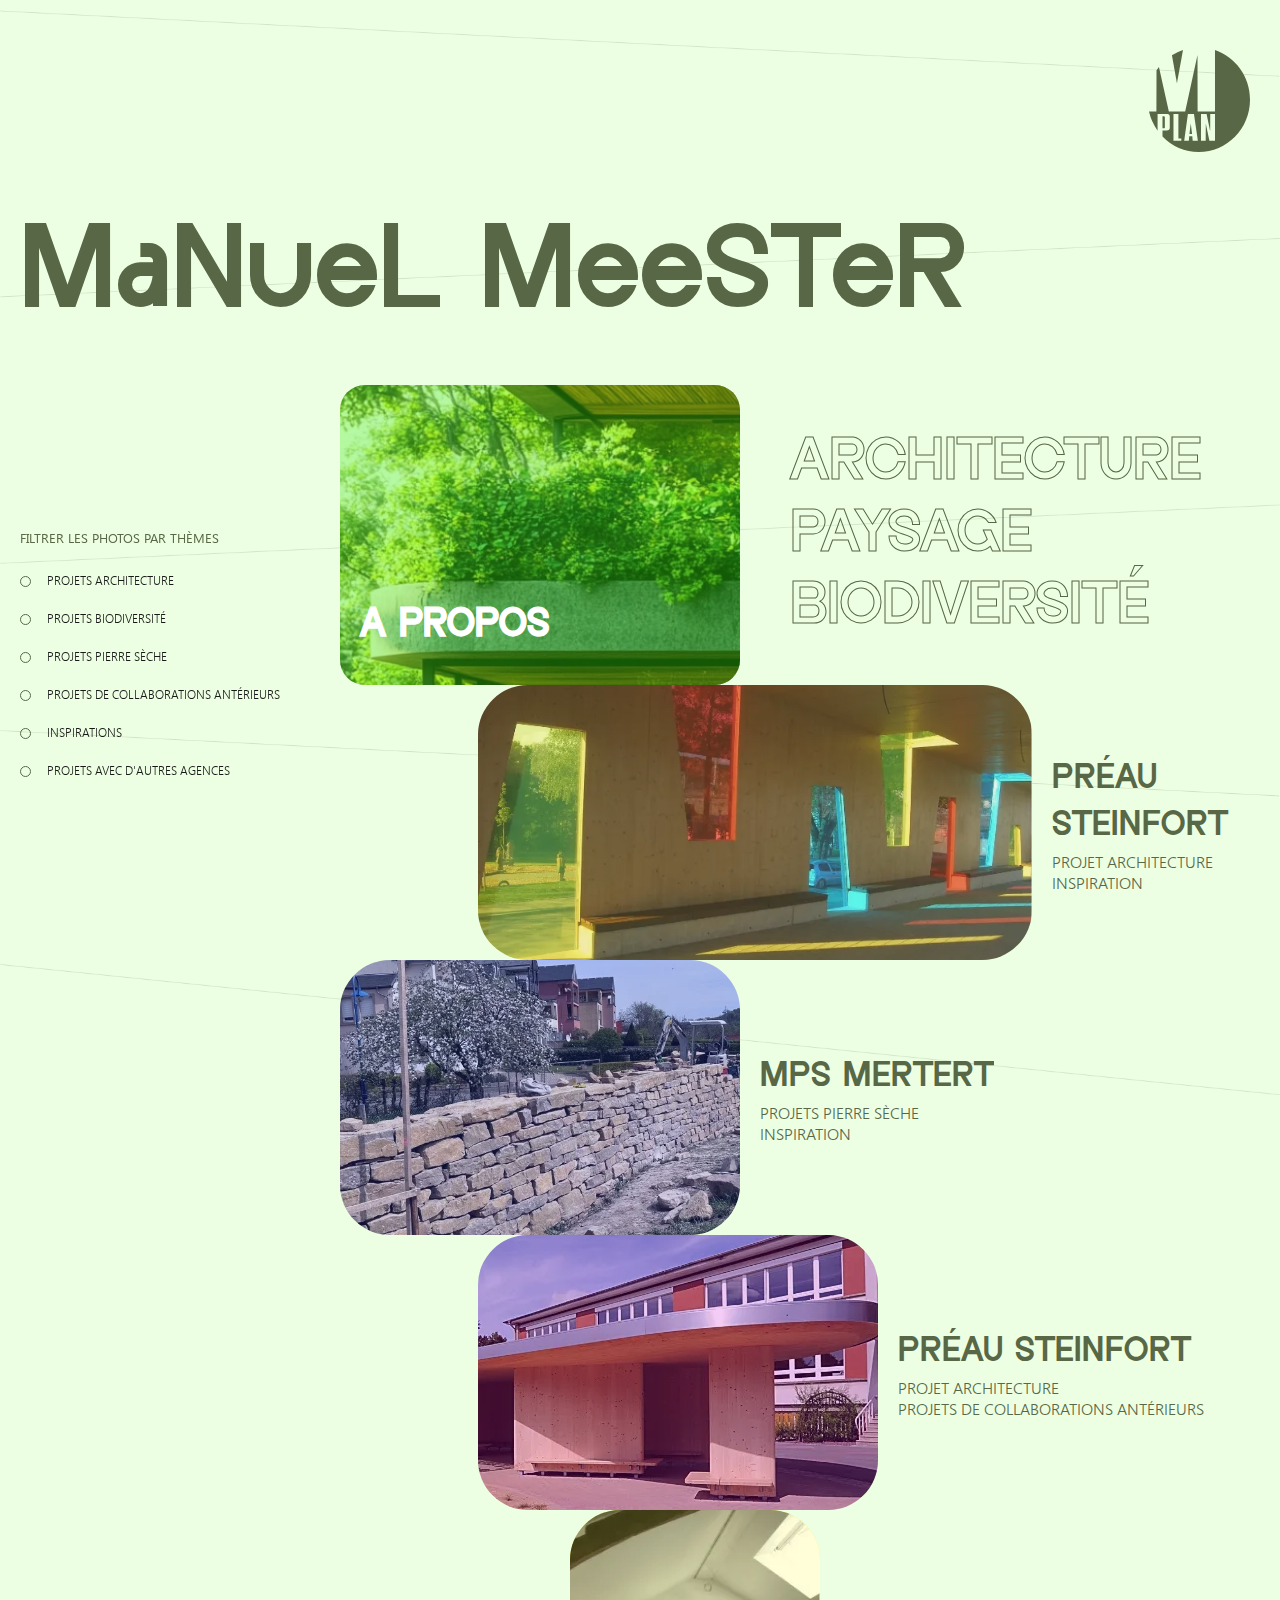
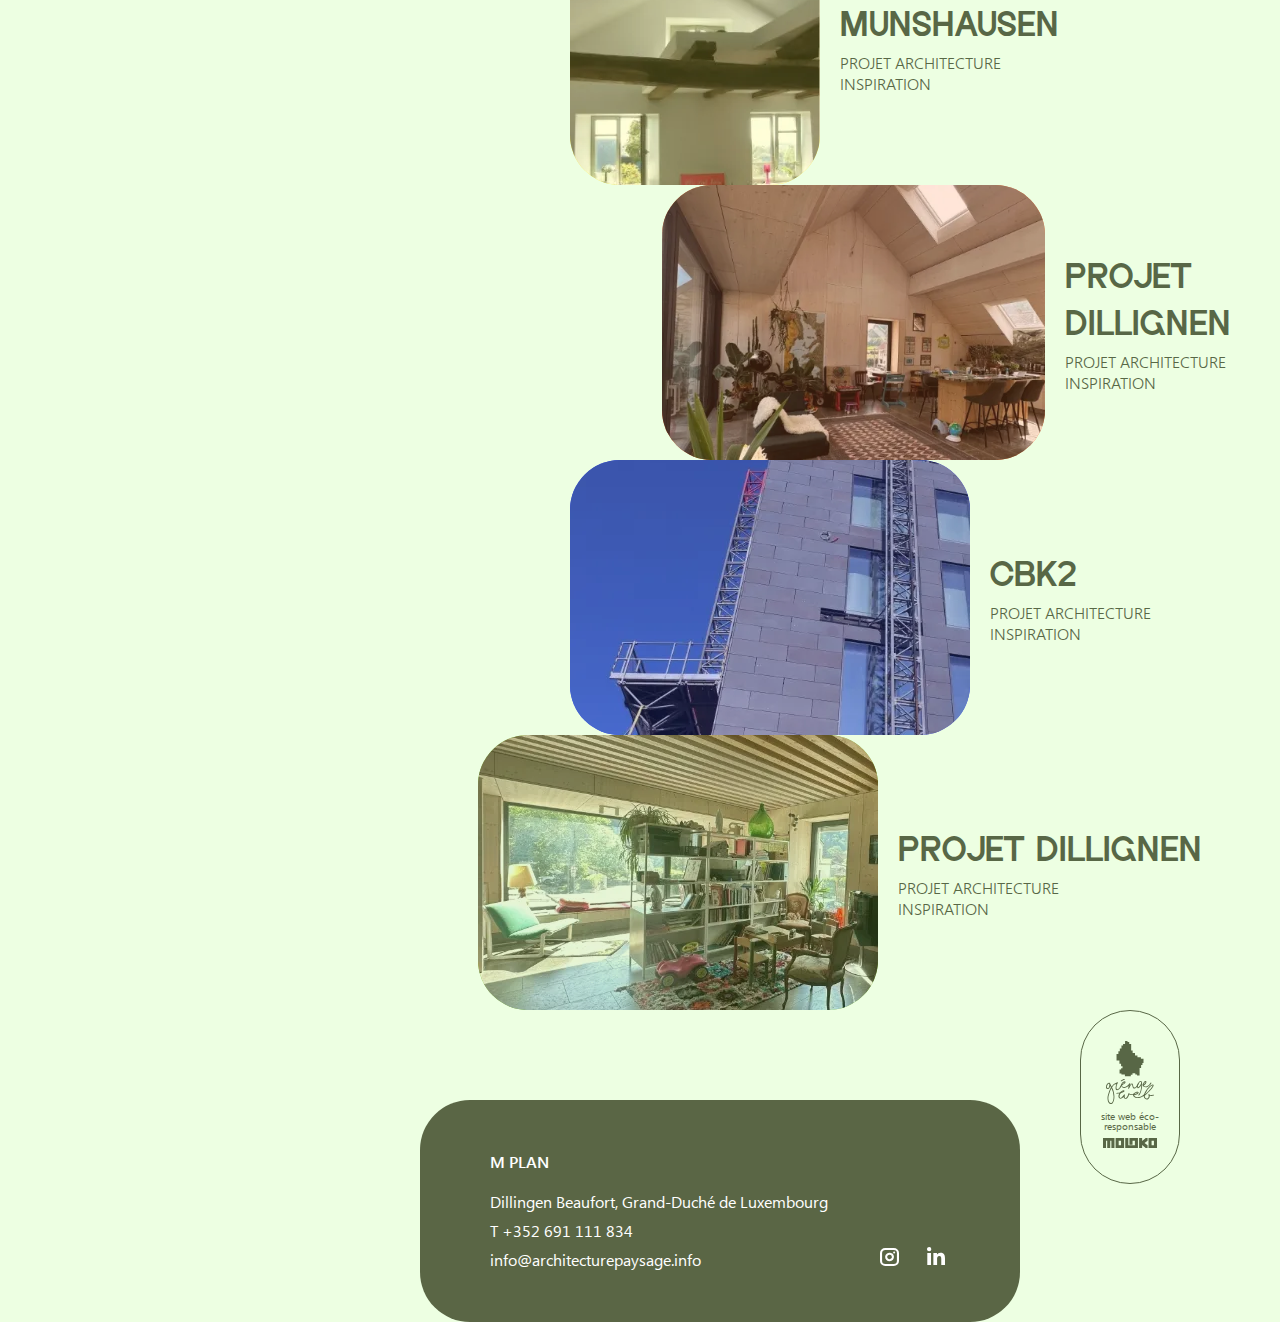
<file: index.html>
<!DOCTYPE html>
<html lang="en">
  <head>
    <meta charset="UTF-8" />
    <meta name="viewport" content="width=device-width, initial-scale=1.0" />
    <title>MPLAN Title</title>
    <link rel="shortcut icon" href="/src/favicon.ico" />
  <script defer src="bundle.js"></script><link href="styles.css" rel="stylesheet"></head>
  <body class="main__body">
    <header class="header">
      <div class="container">
        <div class="header__container">
          <nav class="header-main">
            <a class="logo" href="#">
              <img
                class="logo__img lazy-img"
                src="0e892ab42d6e9b4004b7.svg"
                alt="logo main"
                onload="this.classList.add('loaded')"
              />
            </a>
          </nav>
        </div>
      </div>
    </header>

    <main>
      <section class="hero">
        <div class="hero__container">
          <h1 class="hero__main-title">MaNueL MeeSTeR</h1>
          <div class="hero__wrapper">
            <div class="hero__filters-container">
              <div class="hero__filters">
                <h2 class="hero__filters-title">FILTRER LES PHOTOS PAR THÈMES</h2>
                <ul class="hero__filter-list">
                  <li class="hero__filters-item">
                    <label class="hero__label">
                      <input class="hero__filters-input" type="checkbox" name="filter" value="1" />
                      <span class="hero__radio-btn"></span>
                      PROJETS ARCHITECTURE
                    </label>
                  </li>
                  <li class="hero__filters-item">
                    <label class="hero__label">
                      <input class="hero__filters-input" type="checkbox" name="filter" value="2" />
                      <span class="hero__radio-btn"></span>
                      PROJETS BIODIVERSITÉ
                    </label>
                  </li>
                  <li class="hero__filters-item">
                    <label class="hero__label">
                      <input class="hero__filters-input" type="checkbox" name="filter" value="3" />
                      <span class="hero__radio-btn"></span>
                      PROJETS PIERRE SÈCHE
                    </label>
                  </li>
                  <li class="hero__filters-item">
                    <label class="hero__label">
                      <input class="hero__filters-input" type="checkbox" name="filter" value="4" />
                      <span class="hero__radio-btn"></span>
                      PROJETS DE COLLABORATIONS ANTÉRIEURS
                    </label>
                  </li>
                  <li class="hero__filters-item">
                    <label class="hero__label">
                      <input class="hero__filters-input" type="checkbox" name="filter" value="5" />
                      <span class="hero__radio-btn"></span>
                      INSPIRATIONS
                    </label>
                  </li>
                  <li class="hero__filters-item">
                    <label class="hero__label">
                      <input class="hero__filters-input" type="checkbox" name="filter" value="6" />
                      <span class="hero__radio-btn"></span>
                      PROJETS AVEC D'AUTRES AGENCES
                    </label>
                  </li>
                </ul>
              </div>
            </div>
            <div class="hero__cards-wrapper">
              <div class="hero__main-card">
                <a class="hero__bg-box" href="about.html" style="background-image: url('bg-block.webp')">
                  <span class="hero__card-decor">A PROPOS</span>
                </a>
                <div class="hero__decor-uppercase">
                  <p class="hero__outlined-text">architecture</p>
                  <p class="hero__outlined-text">PAYSAGE</p>
                  <p class="hero__outlined-text">biodiversité</p>
                </div>
              </div>
              <div class="hero__filters hero__filters--lg">
                <h2 class="hero__filters-title">FILTRER LES PHOTOS PAR THÈMES</h2>
                <ul class="hero__filter-list">
                  <li class="hero__filters-item">
                    <label class="hero__label">
                      <input class="hero__filters-input" type="checkbox" name="filter" value="1" />
                      <span class="hero__radio-btn"></span>
                      PROJETS ARCHITECTURE
                    </label>
                  </li>
                  <li class="hero__filters-item">
                    <label class="hero__label">
                      <input class="hero__filters-input" type="checkbox" name="filter" value="2" />
                      <span class="hero__radio-btn"></span>
                      PROJETS BIODIVERSITÉ
                    </label>
                  </li>
                  <li class="hero__filters-item">
                    <label class="hero__label">
                      <input class="hero__filters-input" type="checkbox" name="filter" value="3" />
                      <span class="hero__radio-btn"></span>
                      PROJETS PIERRE SÈCHE
                    </label>
                  </li>
                  <li class="hero__filters-item">
                    <label class="hero__label">
                      <input class="hero__filters-input" type="checkbox" name="filter" value="4" />
                      <span class="hero__radio-btn"></span>
                      PROJETS DE COLLABORATIONS ANTÉRIEURS
                    </label>
                  </li>
                  <li class="hero__filters-item">
                    <label class="hero__label">
                      <input class="hero__filters-input" type="checkbox" name="filter" value="5" />
                      <span class="hero__radio-btn"></span>
                      INSPIRATIONS
                    </label>
                  </li>
                  <li class="hero__filters-item">
                    <label class="hero__label">
                      <input class="hero__filters-input" type="checkbox" name="filter" value="6" />
                      <span class="hero__radio-btn"></span>
                      PROJETS AVEC D'AUTRES AGENCES
                    </label>
                  </li>
                </ul>
              </div>
              <div class="hero__filters-wrapper">
                <div class="hero__filters hero__filters-mobile">
                  <ul class="hero__filter-list hero__filter-list--mobile">
                    <li class="hero__filters-item">
                      <label class="hero__label">
                        <input class="hero__filters-input" type="checkbox" name="filter" value="1" />
                        <span class="hero__radio-btn"></span>
                        PROJETS ARCHITECTURE
                      </label>
                    </li>
                    <li class="hero__filters-item">
                      <label class="hero__label">
                        <input class="hero__filters-input" type="checkbox" name="filter" value="2" />
                        <span class="hero__radio-btn"></span>
                        PROJETS BIODIVERSITÉ
                      </label>
                    </li>
                    <li class="hero__filters-item">
                      <label class="hero__label">
                        <input class="hero__filters-input" type="checkbox" name="filter" value="3" />
                        <span class="hero__radio-btn"></span>
                        PROJETS PIERRE SÈCHE
                      </label>
                    </li>
                    <li class="hero__filters-item">
                      <label class="hero__label">
                        <input class="hero__filters-input" type="checkbox" name="filter" value="4" />
                        <span class="hero__radio-btn"></span>
                        PROJETS DE COLLABORATIONS ANTÉRIEURS
                      </label>
                    </li>
                    <li class="hero__filters-item">
                      <label class="hero__label">
                        <input class="hero__filters-input" type="checkbox" name="filter" value="5" />
                        <span class="hero__radio-btn"></span>
                        INSPIRATIONS
                      </label>
                    </li>
                    <li class="hero__filters-item">
                      <label class="hero__label">
                        <input class="hero__filters-input" type="checkbox" name="filter" value="6" />
                        <span class="hero__radio-btn"></span>
                        PROJETS AVEC D'AUTRES AGENCES
                      </label>
                    </li>
                  </ul>
                  <div class="hero__filters-head">
                    <h2 class="hero__filters-title">FILTRER LES PHOTOS PAR THÈMES</h2>
                    <button class="hero__filters-btn">
                      <img src="6f2470b86073ddce1fb3.svg" alt="arrow" />
                    </button>
                  </div>
                </div>
              </div>
              <ul class="hero__cards">
                <li class="hero__card-item style-1" data-category="1 2">
                  <a class="hero__img-wrapper" href="info-page.html" style="background-color: #bdcc96">
                    <img
                      class="hero__cards-img lazy-img"
                      src="84d428fe277b14c49151.webp"
                      alt="project logo"
                      onload="this.classList.add('loaded')"
                    />
                  </a>
                  <div class="hero__cards-info">
                    <h3 class="hero__cards-title">Préau Steinfort</h3>
                    <ul class="hero__params-list">
                      <li class="hero__params-text">Projet architecture</li>
                      <li class="hero__params-text">Inspiration</li>
                    </ul>
                  </div>
                </li>

                <li class="hero__card-item style-2" data-category="3">
                  <a class="hero__img-wrapper" href="info-page.html" style="background-color: #3a4eff">
                    <img
                      class="hero__cards-img lazy-img"
                      src="b0f0c10e1d32053f821e.webp"
                      alt="project logo"
                      onload="this.classList.add('loaded')"
                    />
                  </a>
                  <div class="hero__cards-info">
                    <h3 class="hero__cards-title">MPS Mertert</h3>
                    <ul class="hero__params-list">
                      <li class="hero__params-text">Projets pierre sèche</li>
                      <li class="hero__params-text">Inspiration</li>
                    </ul>
                  </div>
                </li>

                <li class="hero__card-item style-3" data-category="2">
                  <a class="hero__img-wrapper" href="info-page.html" style="background-color: #cd00cd">
                    <img
                      class="hero__cards-img lazy-img"
                      src="4540f672916322d343bb.webp"
                      alt="project logo"
                      onload="this.classList.add('loaded')"
                    />
                  </a>
                  <div class="hero__cards-info">
                    <h3 class="hero__cards-title">Préau Steinfort</h3>
                    <ul class="hero__params-list">
                      <li class="hero__params-text">Projet architecture</li>
                      <li class="hero__params-text">Projets de collaborations antérieurs</li>
                    </ul>
                  </div>
                </li>

                <li class="hero__card-item style-4" data-category="4">
                  <a class="hero__img-wrapper" href="info-page.html" style="background-color: #fff83a">
                    <img
                      class="hero__cards-img lazy-img"
                      src="60e224a5502785f6230a.webp"
                      alt="project logo"
                      onload="this.classList.add('loaded')"
                    />
                  </a>
                  <div class="hero__cards-info">
                    <h3 class="hero__cards-title">Munshausen</h3>
                    <ul class="hero__params-list">
                      <li class="hero__params-text">Projet architecture</li>
                      <li class="hero__params-text">Inspiration</li>
                    </ul>
                  </div>
                </li>

                <li class="hero__card-item style-1" data-category="5">
                  <a class="hero__img-wrapper" href="info-page.html" style="background-color: #ff7c3a">
                    <img
                      class="hero__cards-img lazy-img"
                      src="15e7bead23ba4e35af4b.webp"
                      alt="project logo"
                      onload="this.classList.add('loaded')"
                    />
                  </a>
                  <div class="hero__cards-info">
                    <h3 class="hero__cards-title">Projet Dillignen</h3>
                    <ul class="hero__params-list">
                      <li class="hero__params-text">Projet architecture</li>
                      <li class="hero__params-text">Inspiration</li>
                    </ul>
                  </div>
                </li>

                <li class="hero__card-item style-2" data-category="6">
                  <a class="hero__img-wrapper" href="info-page.html" style="background-color: #3a4eff">
                    <img
                      class="hero__cards-img lazy-img"
                      src="9b35fe3a06a1c394c9d8.webp"
                      alt="project logo"
                      onload="this.classList.add('loaded')"
                    />
                  </a>
                  <div class="hero__cards-info">
                    <h3 class="hero__cards-title">CBK2</h3>
                    <ul class="hero__params-list">
                      <li class="hero__params-text">Projet architecture</li>
                      <li class="hero__params-text">Inspiration</li>
                    </ul>
                  </div>
                </li>

                <li class="hero__card-item style-3" data-category="4 5">
                  <a class="hero__img-wrapper" href="info-page.html" style="background-color: #85cb32">
                    <img
                      class="hero__cards-img lazy-img"
                      src="15e01472e9bbb101093c.webp"
                      alt="project logo"
                      onload="this.classList.add('loaded')"
                    />
                  </a>
                  <div class="hero__cards-info">
                    <h3 class="hero__cards-title">Projet Dillignen</h3>
                    <ul class="hero__params-list">
                      <li class="hero__params-text">Projet architecture</li>
                      <li class="hero__params-text">Inspiration</li>
                    </ul>
                  </div>
                </li>
              </ul>
              <footer class="footer footer__custom" id="footer">
                <div class="container">
                  <div class="footer__inner">
                    <div class="footer__container">
                      <div class="footer__info">
                        <span class="footer__info-title">M PLAN</span>
                        <div class="footer__info-links">
                          <a
                            class="footer__socials-mail"
                            href="https://www.google.com/maps/search/?q=Dillingen+Beaufort,+Grand-Duché+de+Luxembourg"
                            target="_blank"
                            rel="noopener noreferrer"
                          >
                            Dillingen Beaufort, Grand-Duché de Luxembourg
                          </a>
                          <a href="tel:+352 691 111 834">T +352 691 111 834</a>
                          <a class="footer__socials-mail" href="mailto:info@architecturepaysage.info"
                            >info@architecturepaysage.info</a
                          >
                        </div>
                      </div>
                      <div class="footer__bottom">
                        <div class="footer__socials">
                          <a class="footer__socials-link" href="#" target="_blank"
                            ><img src="983cf7d725e1f68d08d1.svg" alt="instagram logo"
                          /></a>
                          <a class="footer__socials-link footer__socials-link--2" href="#" target="_blank"
                            ><img src="259f7aab10fc38bde9d3.svg" alt="instagram logo"
                          /></a>
                        </div>
                      </div>
                    </div>
                    <div class="footer__dev-logo">
                      <a class="footer__dev-link" href="#">
                        <img class="footer__dev-img--top" src="39ad9dfd9b3536bd3840.svg" alt="grenge logo" />
                      </a>
                      <a class="footer__dev-link footer__dev-link--bottom" href="#">
                        <span> site web éco-responsable </span>
                        <img class="footer__dev-img" src="0fe5fed352be943933db.svg" alt="moloko logo" />
                      </a>
                    </div>
                  </div>
                </div>
              </footer>
            </div>
          </div>
        </div>
      </section>
    </main>

    <button id="scrollToTop" class="scroll-top-btn">↑</button>
  </body>
</html>
</file>
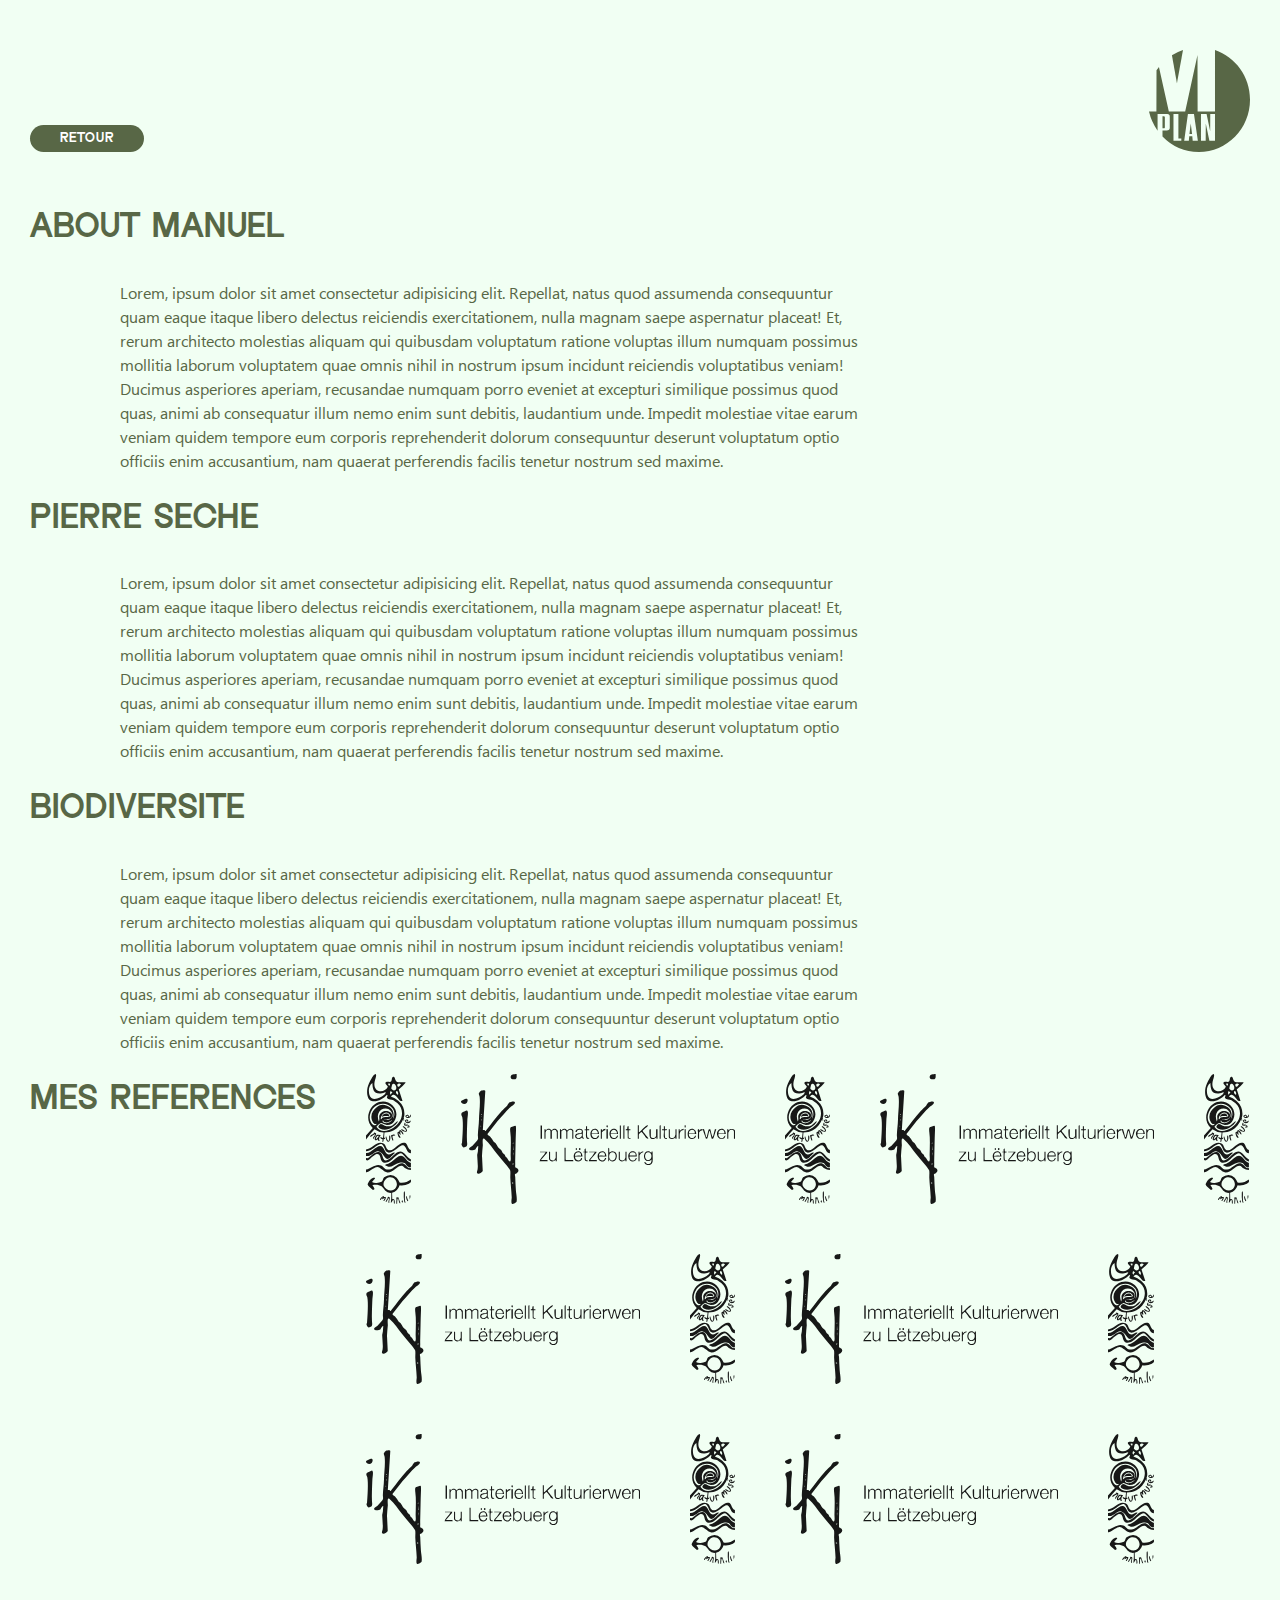
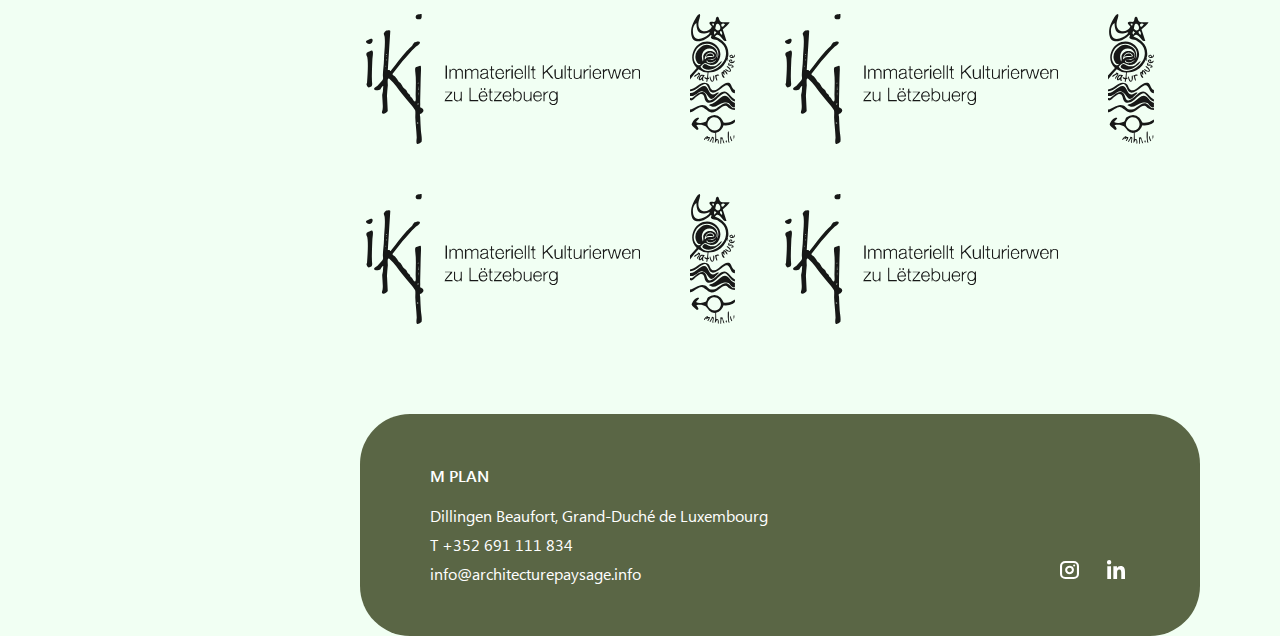
<file: about.html>
<!DOCTYPE html>
<html lang="en">
  <head>
    <meta charset="UTF-8" />
    <meta name="viewport" content="width=device-width, initial-scale=1.0" />
    <title>MPLAN Title</title>
    <link rel="shortcut icon" href="/src/favicon.ico" />
  <script defer src="bundle.js"></script><link href="styles.css" rel="stylesheet"></head>
  <body class="about__body">
    <header class="header">
      <div class="container">
        <div class="header__container">
          <a class="header__main-btn" href="index.html">RETOUR</a>
          <nav class="header-main">
            <a class="logo" href="index.html">
              <img
                class="logo__img lazy-img"
                src="0e892ab42d6e9b4004b7.svg"
                alt="logo main"
                onload="this.classList.add('loaded')"
              />
            </a>
          </nav>
        </div>
      </div>
    </header>

    <main>
      <section class="about">
        <div class="container">
          <div class="about__wrapper">
            <ul class="about__list">
              <li class="about__list-item">
                <h2 class="about__title">About Manuel</h2>
                <p class="about__text">
                  Lorem, ipsum dolor sit amet consectetur adipisicing elit. Repellat, natus quod assumenda consequuntur
                  quam eaque itaque libero delectus reiciendis exercitationem, nulla magnam saepe aspernatur placeat!
                  Et, rerum architecto molestias aliquam qui quibusdam voluptatum ratione voluptas illum numquam
                  possimus mollitia laborum voluptatem quae omnis nihil in nostrum ipsum incidunt reiciendis
                  voluptatibus veniam! Ducimus asperiores aperiam, recusandae numquam porro eveniet at excepturi
                  similique possimus quod quas, animi ab consequatur illum nemo enim sunt debitis, laudantium unde.
                  Impedit molestiae vitae earum veniam quidem tempore eum corporis reprehenderit dolorum consequuntur
                  deserunt voluptatum optio officiis enim accusantium, nam quaerat perferendis facilis tenetur nostrum
                  sed maxime.
                </p>
              </li>
              <li class="about__list-item">
                <h2 class="about__title">PIERRE SECHE</h2>
                <p class="about__text">
                  Lorem, ipsum dolor sit amet consectetur adipisicing elit. Repellat, natus quod assumenda consequuntur
                  quam eaque itaque libero delectus reiciendis exercitationem, nulla magnam saepe aspernatur placeat!
                  Et, rerum architecto molestias aliquam qui quibusdam voluptatum ratione voluptas illum numquam
                  possimus mollitia laborum voluptatem quae omnis nihil in nostrum ipsum incidunt reiciendis
                  voluptatibus veniam! Ducimus asperiores aperiam, recusandae numquam porro eveniet at excepturi
                  similique possimus quod quas, animi ab consequatur illum nemo enim sunt debitis, laudantium unde.
                  Impedit molestiae vitae earum veniam quidem tempore eum corporis reprehenderit dolorum consequuntur
                  deserunt voluptatum optio officiis enim accusantium, nam quaerat perferendis facilis tenetur nostrum
                  sed maxime.
                </p>
              </li>
              <li class="about__list-item">
                <h2 class="about__title">BIODIVERSITE</h2>
                <p class="about__text">
                  Lorem, ipsum dolor sit amet consectetur adipisicing elit. Repellat, natus quod assumenda consequuntur
                  quam eaque itaque libero delectus reiciendis exercitationem, nulla magnam saepe aspernatur placeat!
                  Et, rerum architecto molestias aliquam qui quibusdam voluptatum ratione voluptas illum numquam
                  possimus mollitia laborum voluptatem quae omnis nihil in nostrum ipsum incidunt reiciendis
                  voluptatibus veniam! Ducimus asperiores aperiam, recusandae numquam porro eveniet at excepturi
                  similique possimus quod quas, animi ab consequatur illum nemo enim sunt debitis, laudantium unde.
                  Impedit molestiae vitae earum veniam quidem tempore eum corporis reprehenderit dolorum consequuntur
                  deserunt voluptatum optio officiis enim accusantium, nam quaerat perferendis facilis tenetur nostrum
                  sed maxime.
                </p>
              </li>
              <li class="about__list-item about__list-item--custom">
                <h2 class="about__title">Mes REFERENCES</h2>
                <ul class="about__ref-list">
                  <li class="about__ref-item">
                    <a class="about__ref-link" href="#">
                      <img
                        class="about__ref-img lazy-img"
                        src="0cdc5533e914c2543244.svg"
                        alt="logo"
                        onload="this.classList.add('loaded')"
                      />
                    </a>
                  </li>
                  <li class="about__ref-item">
                    <a class="about__ref-link" href="#">
                      <img
                        class="about__ref-img lazy-img"
                        src="861d00ac71e2204f524d.svg"
                        alt="logo"
                        onload="this.classList.add('loaded')"
                      />
                    </a>
                  </li>
                  <li class="about__ref-item">
                    <a class="about__ref-link" href="#">
                      <img
                        class="about__ref-img lazy-img"
                        src="0cdc5533e914c2543244.svg"
                        alt="logo"
                        onload="this.classList.add('loaded')"
                      />
                    </a>
                  </li>
                  <li class="about__ref-item">
                    <a class="about__ref-link" href="#">
                      <img
                        class="about__ref-img lazy-img"
                        src="861d00ac71e2204f524d.svg"
                        alt="logo"
                        onload="this.classList.add('loaded')"
                      />
                    </a>
                  </li>
                  <li class="about__ref-item">
                    <a class="about__ref-link" href="#">
                      <img
                        class="about__ref-img lazy-img"
                        src="0cdc5533e914c2543244.svg"
                        alt="logo"
                        onload="this.classList.add('loaded')"
                      />
                    </a>
                  </li>
                  <li class="about__ref-item">
                    <a class="about__ref-link" href="#">
                      <img
                        class="about__ref-img lazy-img"
                        src="861d00ac71e2204f524d.svg"
                        alt="logo"
                        onload="this.classList.add('loaded')"
                      />
                    </a>
                  </li>
                  <li class="about__ref-item">
                    <a class="about__ref-link" href="#">
                      <img
                        class="about__ref-img lazy-img"
                        src="0cdc5533e914c2543244.svg"
                        alt="logo"
                        onload="this.classList.add('loaded')"
                      />
                    </a>
                  </li>
                  <li class="about__ref-item">
                    <a class="about__ref-link" href="#">
                      <img
                        class="about__ref-img lazy-img"
                        src="861d00ac71e2204f524d.svg"
                        alt="logo"
                        onload="this.classList.add('loaded')"
                      />
                    </a>
                  </li>
                  <li class="about__ref-item">
                    <a class="about__ref-link" href="#">
                      <img
                        class="about__ref-img lazy-img"
                        src="0cdc5533e914c2543244.svg"
                        alt="logo"
                        onload="this.classList.add('loaded')"
                      />
                    </a>
                  </li>
                  <li class="about__ref-item">
                    <a class="about__ref-link" href="#">
                      <img
                        class="about__ref-img lazy-img"
                        src="861d00ac71e2204f524d.svg"
                        alt="logo"
                        onload="this.classList.add('loaded')"
                      />
                    </a>
                  </li>
                  <li class="about__ref-item">
                    <a class="about__ref-link" href="#">
                      <img
                        class="about__ref-img lazy-img"
                        src="0cdc5533e914c2543244.svg"
                        alt="logo"
                        onload="this.classList.add('loaded')"
                      />
                    </a>
                  </li>
                  <li class="about__ref-item">
                    <a class="about__ref-link" href="#">
                      <img
                        class="about__ref-img lazy-img"
                        src="861d00ac71e2204f524d.svg"
                        alt="logo"
                        onload="this.classList.add('loaded')"
                      />
                    </a>
                  </li>
                  <li class="about__ref-item">
                    <a class="about__ref-link" href="#">
                      <img
                        class="about__ref-img lazy-img"
                        src="0cdc5533e914c2543244.svg"
                        alt="logo"
                        onload="this.classList.add('loaded')"
                      />
                    </a>
                  </li>
                  <li class="about__ref-item">
                    <a class="about__ref-link" href="#">
                      <img
                        class="about__ref-img lazy-img"
                        src="861d00ac71e2204f524d.svg"
                        alt="logo"
                        onload="this.classList.add('loaded')"
                      />
                    </a>
                  </li>
                  <li class="about__ref-item">
                    <a class="about__ref-link" href="#">
                      <img
                        class="about__ref-img lazy-img"
                        src="0cdc5533e914c2543244.svg"
                        alt="logo"
                        onload="this.classList.add('loaded')"
                      />
                    </a>
                  </li>
                  <li class="about__ref-item">
                    <a class="about__ref-link" href="#">
                      <img
                        class="about__ref-img lazy-img"
                        src="861d00ac71e2204f524d.svg"
                        alt="logo"
                        onload="this.classList.add('loaded')"
                      />
                    </a>
                  </li>
                  <li class="about__ref-item">
                    <a class="about__ref-link" href="#">
                      <img
                        class="about__ref-img lazy-img"
                        src="0cdc5533e914c2543244.svg"
                        alt="logo"
                        onload="this.classList.add('loaded')"
                      />
                    </a>
                  </li>
                  <li class="about__ref-item">
                    <a class="about__ref-link" href="#">
                      <img
                        class="about__ref-img lazy-img"
                        src="861d00ac71e2204f524d.svg"
                        alt="logo"
                        onload="this.classList.add('loaded')"
                      />
                    </a>
                  </li>
                  <li class="about__ref-item">
                    <a class="about__ref-link" href="#">
                      <img
                        class="about__ref-img lazy-img"
                        src="0cdc5533e914c2543244.svg"
                        alt="logo"
                        onload="this.classList.add('loaded')"
                      />
                    </a>
                  </li>
                  <li class="about__ref-item">
                    <a class="about__ref-link" href="#">
                      <img
                        class="about__ref-img lazy-img"
                        src="861d00ac71e2204f524d.svg"
                        alt="logo"
                        onload="this.classList.add('loaded')"
                      />
                    </a>
                  </li>
                </ul>
              </li>
            </ul>
            <div></div>
          </div>
        </div>
      </section>
    </main>

    <footer class="footer" id="footer">
      <div class="container">
        <div class="footer__inner">
          <div class="footer__container">
            <div class="footer__info">
              <span class="footer__info-title">M PLAN</span>
              <div class="footer__info-links">
                <a class="footer__socials-mail"
                  href="https://www.google.com/maps/search/?q=Dillingen+Beaufort,+Grand-Duché+de+Luxembourg"
                  target="_blank"
                  rel="noopener noreferrer"
                >
                  Dillingen Beaufort, Grand-Duché de Luxembourg
                </a>
                <a class="footer__socials-mail" href="tel:+352 691 111 834">T +352 691 111 834</a>
                <a class="footer__socials-mail" href="mailto:info@architecturepaysage.info"
                  >info@architecturepaysage.info</a
                >
              </div>
            </div>
            <div class="footer__bottom">
              <div class="footer__socials">
                <a class="footer__socials-link" href="#" target="_blank"
                  ><img src="983cf7d725e1f68d08d1.svg" alt="instagram logo"
                /></a>
                <a class="footer__socials-link footer__socials-link--2" href="#" target="_blank"
                  ><img src="259f7aab10fc38bde9d3.svg" alt="instagram logo"
                /></a>
              </div>
            </div>
          </div>
        </div>
      </div>
    </footer>

    <button id="scrollToTop" class="scroll-top-btn">↑</button>
  </body>
</html>
</file>
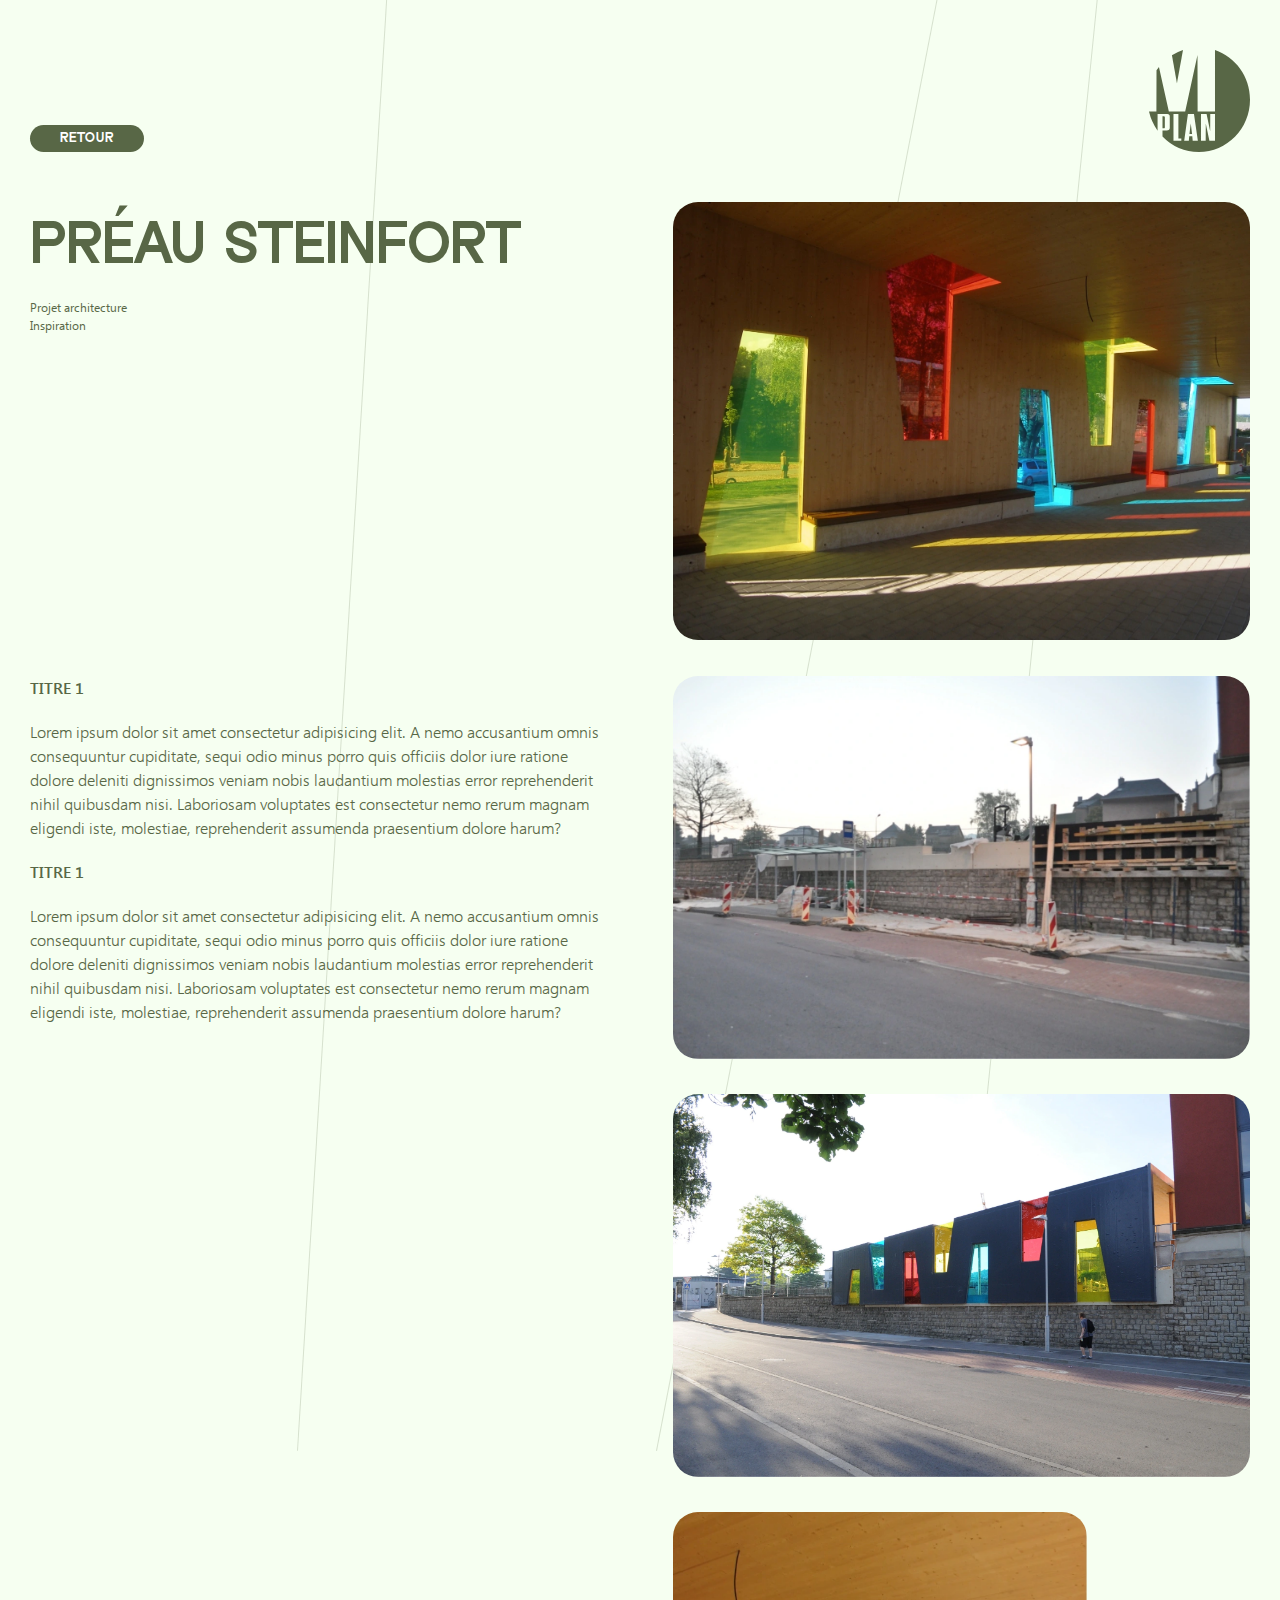
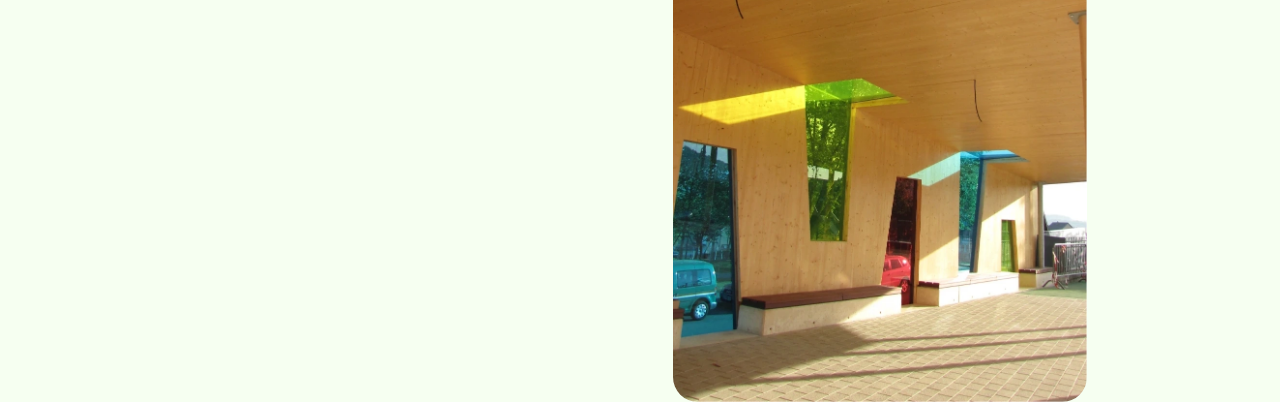
<file: info-page.html>
<!DOCTYPE html>
<html lang="en">
  <head>
    <meta charset="UTF-8" />
    <meta name="viewport" content="width=device-width, initial-scale=1.0" />
    <title>MPLAN Title</title>
  <script defer src="bundle.js"></script><link href="styles.css" rel="stylesheet"></head>
  <body class="info__body">
    <header class="header">
      <div class="container">
        <div class="header__container">
          <a class="header__main-btn" href="index.html">RETOUR</a>
          <nav class="header-main">
            <a class="logo" href="index.html">
              <img
                class="logo__img lazy-img"
                src="0e892ab42d6e9b4004b7.svg"
                alt="logo main"
                onload="this.classList.add('loaded')"
              />
            </a>
          </nav>
        </div>
      </div>
    </header>

    <main>
      <section class="info">
        <div class="container">
          <div class="info__main-top">
            <div class="info__left-head">
              <h1 class="info__title">Préau Steinfort</h1>
              <ul class="info__param-list">
                <li class="info__left-item">Projet architecture</li>
                <li class="info__left-item">Inspiration</li>
              </ul>
            </div>
            <div class="info__photo-wrap">
              <a class="info__right-fancy" data-fancybox="gallery" href="180d6d633abc4a1c3c94.webp">
                <img
                  class="info__main-img lazy-img"
                  src="180d6d633abc4a1c3c94.webp"
                  alt="project logo"
                  onload="this.classList.add('loaded')"
                />
              </a>
            </div>
          </div>
          <div class="info__wrapper">
            <div class="info__left">
              <ul class="info__left-list">
                <li class="info__left-item">
                  <h3 class="info__left-title">Titre 1</h3>
                  <p class="info__left-text">
                    Lorem ipsum dolor sit amet consectetur adipisicing elit. A nemo accusantium omnis consequuntur
                    cupiditate, sequi odio minus porro quis officiis dolor iure ratione dolore deleniti dignissimos
                    veniam nobis laudantium molestias error reprehenderit nihil quibusdam nisi. Laboriosam voluptates
                    est consectetur nemo rerum magnam eligendi iste, molestiae, reprehenderit assumenda praesentium
                    dolore harum?
                  </p>
                </li>
                <li class="info__left-item">
                  <h3 class="info__left-title">Titre 1</h3>
                  <p class="info__left-text">
                    Lorem ipsum dolor sit amet consectetur adipisicing elit. A nemo accusantium omnis consequuntur
                    cupiditate, sequi odio minus porro quis officiis dolor iure ratione dolore deleniti dignissimos
                    veniam nobis laudantium molestias error reprehenderit nihil quibusdam nisi. Laboriosam voluptates
                    est consectetur nemo rerum magnam eligendi iste, molestiae, reprehenderit assumenda praesentium
                    dolore harum?
                  </p>
                </li>
              </ul>
            </div>
            <div class="info__right">
              <a class="info__right-fancy" data-fancybox="gallery" href="5c9fde03b00f92f60e88.webp">
                <img class="info__right-item" src="5c9fde03b00f92f60e88.webp" alt="Image 1" />
              </a>
              <a class="info__right-fancy" data-fancybox="gallery" href="d1d92c82b1cebfb4d765.webp">
                <img class="info__right-item" src="d1d92c82b1cebfb4d765.webp" alt="Image 2" />
              </a>
              <a class="info__right-fancy" data-fancybox="gallery" href="517a57f7274e761878dd.webp">
                <img class="info__right-item" src="517a57f7274e761878dd.webp" alt="Image 3" />
              </a>
            </div>
          </div>
        </div>
      </section>
    </main>

    <button id="scrollToTop" class="scroll-top-btn">↑</button>
  </body>
</html>
</file>
<file: styles.css>
@font-face {
  font-family: "Gendy";
  src: url(6b6e80905d60f8014c19.woff2) format("woff2"), url(b4cb1d55ab73973c3e60.woff) format("woff");
  font-weight: 400;
  font-style: normal;
  font-display: swap;
}
@font-face {
  font-family: "Segoe UI";
  src: url(b115cb2cc7620e972661.woff2) format("woff2"), url(6025459259e49a5b53de.woff) format("woff");
  font-weight: 200;
  font-style: normal;
  font-display: swap;
}
@font-face {
  font-family: "Segoe UI";
  src: url(8b67cb1945859499cc08.woff2) format("woff2"), url(2b49ae1f85c726ac570e.woff) format("woff");
  font-weight: 300;
  font-style: normal;
  font-display: swap;
}
@font-face {
  font-family: "Segoe UI";
  src: url(a8b8657ebede05f16bae.woff2) format("woff2"), url(f9d072ec3d5c7d9956d2.woff) format("woff");
  font-weight: 400;
  font-style: normal;
  font-display: swap;
}
@font-face {
  font-family: "Segoe UI";
  src: url(aaed3f515c66146622e7.woff2) format("woff2"), url(abaaa98155d53c0b454c.woff) format("woff");
  font-weight: 600;
  font-style: normal;
  font-display: swap;
}
@font-face {
  font-family: "Segoe UI";
  src: url(c896e4afc36ba3635b3a.woff2) format("woff2"), url(396319bfefa14eeb05a3.woff) format("woff");
  font-weight: 700;
  font-style: normal;
  font-display: swap;
}
* {
  margin: 0;
  padding: 0;
  box-sizing: border-box;
}
button,
input,
textarea,
select {
  font: inherit;
}
ul,
ol {
  list-style: none;
}
a {
  text-decoration: none;
  color: inherit;
}
button,
input,
textarea,
select {
  outline: none;
}
img {
  max-width: 100%;
  height: auto;
  display: block;
}
body {
  line-height: 1.5;
  -webkit-font-smoothing: antialiased;
}
.header {
  display: flex;
  justify-content: center;
  margin: 50px 0;
  font-weight: 500;
  font-size: 20px;
  line-height: 100%;
  z-index: 1;
}
.header__container {
  width: 100%;
  display: flex;
  justify-content: space-between;
  align-items: end;
}
@media (max-width: 768px) {
  .header__container {
    flex-direction: column-reverse;
  }
}
.header__main-btn {
  background-color: #586746;
  cursor: pointer;
  border: none;
  border-radius: 15px;
  padding: 5px 30px;
  height: fit-content;
  color: #fff;
  font-size: 14px;
  line-height: 120%;
  transition: all 0.3s;
}
@media (max-width: 768px) {
  .header__main-btn {
    margin-right: auto;
  }
}
.header__main-btn:hover {
  background-color: #3a6645;
}
@media (max-width: 1024px) {
  .header {
    font-size: 16px;
    margin: 50px 0 60px;
  }
}
@media (max-width: 768px) {
  .header {
    margin: 30px 0 10px;
  }
}
.logo {
  transition: all 0.3s;
}
.logo:hover {
  scale: 105%;
}
.logo__img {
  height: 102px;
}
.header-main {
  margin-left: auto;
  display: flex;
  justify-content: end;
}
.footer {
  margin: 0 50px;
}
@media (max-width: 1024px) {
  .footer {
    margin: 0 20px;
  }
}
@media (max-width: 560px) {
  .footer {
    margin: 0;
  }
}
@media (max-width: 768px) {
  .footer__custom {
    margin-bottom: 60px;
  }
}
.footer__inner {
  width: 100%;
  display: flex;
  align-items: start;
  justify-content: end;
  gap: 60px;
}
@media (max-width: 768px) {
  .footer__inner {
    flex-direction: column;
    gap: 50px;
    align-items: center;
  }
}
.footer__logo-main {
  max-width: 80px;
  border-radius: 15px;
  overflow: hidden;
}
.footer__container {
  background-color: #5a6645;
  color: #fff;
  padding: 50px 70px;
  border-radius: 50px;
  width: 100%;
  max-width: 840px;
  margin-top: 90px;
  display: flex;
  justify-content: space-between;
  align-items: end;
  gap: 20px;
  font-family: "Segoe UI", sans-serif;
}
@media (max-width: 768px) {
  .footer__container {
    flex-direction: column;
    align-items: center;
    padding: 40px 50px;
  }
}
.footer__socials {
  display: flex;
  align-items: center;
  gap: 18px;
}
.footer__socials-link {
  padding: 5px;
  border-radius: 10px;
  transition: all 0.3s;
}
.footer__socials-link:hover {
  background-color: #32f10e;
}
.footer__socials-link--2 {
  margin-bottom: 2px;
}
.footer__bottom {
  display: flex;
  justify-content: space-between;
  align-items: center;
}
.footer__socials-mail {
  color: #fff;
  transition: all 0.3s;
}
.footer__socials-mail:hover {
  color: #fff200;
}
.footer__socials-mail:active {
  color: rgba(123, 93, 214, 0.5647058824);
}
.footer__dev-logo {
  display: flex;
  gap: 7px;
  flex-direction: column;
  padding: 30px 15px 35px 15px;
  border-radius: 50px;
  border: 1px solid #586746;
  max-width: 100px;
  font-family: "Segoe UI", sans-serif;
  text-align: center;
  font-size: 10px;
  line-height: 100%;
}
.footer__dev-img--top {
  max-width: 48px;
}
.footer__dev-img {
  max-width: 54px;
}
.footer__dev-link {
  display: flex;
  flex-direction: column;
  align-items: center;
  transition: all 0.3s;
}
.footer__dev-link:hover {
  scale: 105%;
}
.footer__dev-link--bottom {
  display: flex;
  flex-direction: column;
  align-items: center;
  gap: 7px;
}
.footer__info {
  font-weight: 400;
  display: flex;
  flex-direction: column;
  gap: 16px;
}
@media (max-width: 768px) {
  .footer__info {
    text-align: center;
  }
}
.footer__info-links {
  display: flex;
  flex-direction: column;
  gap: 5px;
}
.footer__info-title {
  font-weight: 600;
}
.hero {
  position: relative;
  flex-grow: 1;
  min-height: calc(100dvh - 426px);
}
.hero__img-wrapper {
  cursor: pointer;
  display: flex;
  width: 100%;
  height: 275px;
  border-radius: 50px;
  overflow: hidden;
  position: relative;
}
@media (max-width: 560px) {
  .hero__img-wrapper {
    border-radius: 25px;
  }
}
.hero__img-wrapper::after {
  content: "";
  position: absolute;
  width: 100%;
  height: 100%;
  top: 0;
  left: 0;
  opacity: 0.2;
  background-color: inherit;
  pointer-events: none;
  transition: all 0.3s;
}
.hero__img-wrapper:hover .hero__cards-img {
  scale: 110%;
}
.hero__img-wrapper:hover::after {
  opacity: 0;
}
.hero__img-wrapper:active .hero__cards-img {
  scale: 100%;
}
.hero__img-wrapper:active::after {
  opacity: 0.5;
}
.hero__img-wrapper:focus .hero__cards-img {
  scale: 105%;
}
.hero__img-wrapper:focus::after {
  opacity: 0.1;
}
.hero__card-item {
  display: flex;
  align-items: center;
  gap: 20px;
  transition: all 0.5s ease;
}
.hero__card-item-visible {
  z-index: 1;
  opacity: 1;
  transform: scale(1);
  display: flex;
  transition: all 0.5s ease;
}
.hero__card-item-hidden {
  z-index: -1;
  opacity: 0;
  height: 0;
  transform: scale(0);
  pointer-events: none;
  margin-bottom: 0;
  position: absolute;
  z-index: -10;
  transition: all 0.5s ease;
}
.hero__cards-wrapper {
  width: 100%;
  display: flex;
  flex-direction: column;
}
@media (max-width: 768px) {
  .hero__cards-wrapper {
    align-items: center;
  }
}
.hero__cards-img {
  object-fit: cover;
  width: 100%;
  height: 100%;
  transition: scale 0.3s;
}
.hero__decor-uppercase {
  color: #586746;
  text-transform: uppercase;
}
.hero__outlined-text {
  font-size: 80px;
  font-weight: 400;
  line-height: 120%;
  text-transform: uppercase;
  color: rgba(0, 0, 0, 0);
  -webkit-text-stroke: 1px #586746;
}
@media (max-width: 1400px) {
  .hero__outlined-text {
    font-size: 60px;
  }
}
@media (max-width: 768px) {
  .hero__outlined-text {
    font-size: 41px;
  }
}
.hero__main-title {
  color: #586746;
  font-weight: 400;
  margin-bottom: 39px;
  font-size: 120px;
  line-height: 120%;
}
@media (max-width: 1024px) {
  .hero__main-title {
    font-size: 60px;
    margin-bottom: 20px;
  }
}
@media (max-width: 768px) {
  .hero__main-title {
    margin-bottom: 0;
  }
}
.hero__filters-wrapper {
  z-index: 10;
  background-color: #edffe2 !important;
  display: none !important;
}
@media (max-width: 768px) {
  .hero__filters-wrapper {
    width: 100%;
    position: fixed !important;
    bottom: 0;
    top: auto !important;
    display: flex !important;
    justify-content: center;
  }
}
@media (max-width: 1024px) {
  .hero__filters-mobile {
    display: flex !important;
  }
}
.hero__filters-container {
  width: 100%;
  max-width: 280px;
  min-width: 280px;
  z-index: 10;
}
@media (max-width: 1024px) {
  .hero__filters-container {
    display: none;
  }
}
.hero__filters {
  font-family: "Segoe UI", sans-serif;
  font-weight: 400;
  padding: 20px 0;
  max-height: 50dvh;
  position: fixed;
  display: flex;
  flex-direction: column;
  gap: 15px;
  bottom: 10%;
  margin-bottom: 0;
  height: fit-content;
  width: max-content;
  transition: all 0.3s;
}
.hero__filters--lg {
  display: none;
}
@media (max-width: 1024px) {
  .hero__filters--lg {
    position: relative !important;
    display: flex !important;
    padding: 0 !important;
    margin: 20px 0 !important;
    top: auto;
    transform: translateY(0);
  }
}
@media (max-width: 768px) {
  .hero__filters--lg {
    display: none !important;
  }
}
@media (max-width: 1024px) {
  .hero__filters {
    position: relative;
    margin: 0;
    top: 0;
    transform: translateY(0);
    padding: 0;
    display: none;
  }
}
.hero__filters-head {
  display: flex;
  gap: 10px;
  align-items: center;
}
.hero__filters-btn {
  padding: 10px;
  cursor: pointer;
  background-color: rgba(0, 0, 0, 0);
  border: none;
  transition: all 0.3s;
}
.hero__filters-btn:hover {
  scale: 110%;
}
.hero__filter-list {
  width: max-content;
  display: flex;
  flex-direction: column;
  height: auto;
  opacity: 1;
  transform: scaleY(1);
  transform-origin: top;
  transition: opacity 0.3s ease, transform 0.3s ease, max-height 0.3s ease;
  max-height: 500px;
  overflow: hidden;
}
@media (max-width: 768px) {
  .hero__filter-list {
    opacity: 0;
    transform: scaleY(0);
    max-height: 0;
  }
}
.hero__filters-hiden {
  padding-top: 20px;
  opacity: 1;
  transform: scaleY(1);
  max-height: 500px;
}
.hero__btn-rotate {
  rotate: -180deg;
}
.hero__filters-item {
  font-weight: 300;
  color: #171817;
}
.hero__filters-title {
  width: max-content;
  font-weight: 400;
  font-size: 13px;
}
.hero__label {
  padding: 10px 0;
  width: fit-content;
  font-size: 12px;
  display: flex;
  align-items: center;
  cursor: pointer;
  transition: all 0.3s;
}
.hero__label:hover,
.hero__label:active,
.hero__label:focus {
  color: #5aaf4a;
}
.hero__label:hover .hero__radio-btn,
.hero__label:active .hero__radio-btn,
.hero__label:focus .hero__radio-btn {
  position: relative;
}
.hero__label:hover .hero__radio-btn::before,
.hero__label:active .hero__radio-btn::before,
.hero__label:focus .hero__radio-btn::before {
  content: "";
  position: absolute;
  border-radius: 50%;
}
.hero__filters-input {
  display: none;
}
.hero__filters-input:checked + .hero__radio-btn {
  position: relative;
  transition: all 0.3s;
}
.hero__filters-input:checked + .hero__radio-btn::before {
  content: "";
  position: absolute;
  min-width: 11px;
  width: 11px;
  height: 11px;
  background-color: #5aaf4a;
  border-radius: 50%;
  transition: all 0.3s;
}
.hero__radio-btn {
  min-width: 11px;
  width: 11px;
  height: 11px;
  border: 1px solid #586746;
  border-radius: 50%;
  display: flex;
  align-items: center;
  justify-content: center;
  margin-right: 16px;
  transition: all 0.3s;
}
.hero__container {
  height: 100%;
  max-width: 1600px;
  padding: 0 20px;
  margin: 0 auto;
}
.hero__cards-info {
  width: max-content;
  display: flex;
  flex-direction: column;
  gap: 5px;
  max-width: 350px;
}
@media (max-width: 768px) {
  .hero__cards-info {
    text-align: center;
  }
}
.hero__params-list {
  font-family: "Segoe UI", sans-serif;
  display: flex;
  flex-direction: column;
  gap: 5px;
}
.hero__cards-title {
  text-transform: uppercase;
  font-size: 35px;
  font-weight: 400;
  line-height: 47px;
  display: -webkit-box;
  -webkit-line-clamp: 3;
  line-clamp: 3;
  -webkit-box-orient: vertical;
  overflow: hidden;
  text-overflow: ellipsis;
}
.hero__params-text {
  text-transform: uppercase;
  font-size: 16px;
  line-height: 100%;
  font-weight: 300;
  display: -webkit-box;
  -webkit-line-clamp: 3;
  line-clamp: 3;
  -webkit-box-orient: vertical;
  overflow: hidden;
  text-overflow: ellipsis;
}
.hero__cards {
  width: 100%;
  display: flex;
  flex-direction: column;
}
@media (max-width: 768px) {
  .hero__cards {
    gap: 45px;
  }
}
.hero__wrapper {
  height: 100%;
  position: relative;
  display: flex;
  gap: 40px;
}
@media (max-width: 1024px) {
  .hero__wrapper {
    flex-direction: column;
    gap: 30px;
  }
}
@media (max-width: 768px) {
  .hero__wrapper {
    gap: 20px;
  }
}
.hero__main-card {
  position: relative;
  display: flex;
  align-items: center;
  gap: 50px;
  font-size: 48px;
}
@media (max-width: 768px) {
  .hero__main-card {
    flex-direction: column;
    gap: 5px;
    margin-bottom: 40px;
    width: 100%;
  }
}
.hero__card-decor {
  display: block;
  font-size: 40px;
  font-weight: 600;
  color: #fff;
  position: absolute;
  bottom: 10%;
  left: 5%;
  z-index: 2;
}
.hero__bg-box {
  position: relative;
  width: fit-content;
  max-width: 400px;
  min-width: 200px;
  width: 100%;
  height: 300px;
  background-size: 60%;
  background-position: center;
  background-repeat: no-repeat;
  background-attachment: fixed;
  overflow: auto;
  border-radius: 25px;
}
@media (max-width: 1024px) {
  .hero__bg-box {
    background-position: 0;
  }
}
@media (max-width: 768px) {
  .hero__bg-box {
    background-size: contain;
    background-position: top;
  }
}
.hero__bg-box::after {
  position: absolute;
  content: "";
  top: 0;
  left: 0;
  width: 100%;
  height: 100%;
  opacity: 0.36;
  background-color: #32f10e;
  transition: all 0.3s;
  z-index: 0;
}
.hero__bg-box:hover::after {
  opacity: 0.7;
}

.ma-custom-1 {
  margin-left: 35%;
}

.ma-custom-2 {
  margin-left: 25%;
}

.ma-custom-3 {
  margin-left: 15%;
}

.ma-custom-4 {
  margin-left: 0%;
}

@media (max-width: 768px) {
  .style-1 {
    margin-left: 0 !important;
    flex-direction: column;
  }
}
.style-1 .hero__img-wrapper {
  max-width: 690px !important;
}
@media (max-width: 560px) {
  .style-1 .hero__img-wrapper {
    height: 160px !important;
    max-width: 100% !important;
    width: 100% !important;
  }
}
@media (max-width: 768px) {
  .style-2 {
    margin-left: 0 !important;
    flex-direction: column;
  }
}
.style-2 .hero__img-wrapper {
  max-width: 400px !important;
}
@media (max-width: 560px) {
  .style-2 .hero__img-wrapper {
    max-width: 100% !important;
    width: 100% !important;
  }
}
@media (max-width: 768px) {
  .style-3 {
    margin-left: 0 !important;
    flex-direction: column;
  }
}
.style-3 .hero__img-wrapper {
  max-width: 400px !important;
}
@media (max-width: 560px) {
  .style-3 .hero__img-wrapper {
    height: 441px !important;
    max-width: 100% !important;
    width: 100% !important;
  }
}
@media (max-width: 768px) {
  .style-4 {
    margin-left: 0 !important;
    flex-direction: column;
  }
}
.style-4 .hero__img-wrapper {
  max-width: 250px !important;
}
@media (max-width: 560px) {
  .style-4 .hero__img-wrapper {
    height: 160px !important;
    max-width: 100% !important;
    width: 100% !important;
  }
}
.about__body {
  background-color: #f1fff3;
}
.about__list {
  display: flex;
  flex-direction: column;
  gap: 20px;
}
.about__list-item {
  display: flex;
  flex-direction: column;
}
.about__list-item--custom {
  flex-direction: row;
  gap: 50px;
}
@media (max-width: 1024px) {
  .about__list-item--custom {
    gap: 10px;
  }
}
@media (max-width: 768px) {
  .about__list-item--custom {
    gap: 0;
    flex-direction: column;
  }
}
.about__ref-list {
  width: 100%;
  display: flex;
  flex-wrap: wrap;
  gap: 50px;
}
@media (max-width: 1024px) {
  .about__ref-list {
    gap: 30px;
    align-items: center;
    justify-items: center;
  }
}
@media (max-width: 768px) {
  .about__ref-list {
    gap: 20px;
  }
}
@media (max-width: 560px) {
  .about__ref-list {
    gap: 15px;
  }
}
.about__ref-item {
  overflow: hidden;
  position: relative;
  height: 130px;
  width: fit-content;
  border-radius: 10px;
  transition: all 0.3s;
}
@media (max-width: 768px) {
  .about__ref-item {
    height: 120px;
  }
}
.about__ref-item::after {
  position: absolute;
  content: "";
  top: 0;
  left: 0;
  width: 100%;
  height: 100%;
  background-color: rgba(0, 0, 0, 0);
  z-index: 1;
  pointer-events: none;
  transition: all 0.3s;
}
.about__ref-item:hover {
  scale: 105%;
}
.about__ref-item:hover::after {
  background-color: #586746;
  opacity: 0.5;
}
.about__ref-link {
  display: flex;
  justify-content: center;
  align-items: center;
  width: 100%;
  height: 100%;
}
.about__ref-img {
  height: 100%;
}
.about__title {
  font-size: 35px;
  margin-bottom: 26px;
  font-weight: 300;
  text-transform: uppercase;
  width: 100%;
  max-width: fit-content;
}
.about__text {
  font-size: 16px;
  margin-left: 90px;
  max-width: 741px;
  font-family: "Segoe UI", sans-serif;
}
@media (max-width: 1024px) {
  .about__text {
    margin-left: 20px;
  }
}
.about__wrapper {
  display: flex;
  flex-direction: column;
  max-width: 100%;
}
.info__body {
  background-color: #f6fff1 !important;
  background-image: url(e071f6b64b437af643c6.svg);
  background-attachment: fixed;
  background-position: 70%;
  background-size: contain 100%;
  background-repeat: no-repeat;
}
@media (max-width: 768px) {
  .info__body {
    background-image: none;
  }
}
.info {
  position: relative;
}
.info__photo-wrap {
  width: 100%;
}
.info__main-top {
  display: flex;
  gap: 66px;
  margin-bottom: 36px;
}
@media (max-width: 768px) {
  .info__main-top {
    flex-direction: column;
  }
}
.info__left-head {
  width: 100%;
  max-width: 620px;
}
.info__right {
  display: flex;
  flex-direction: column;
  gap: 35px;
  width: 100%;
}
.info__right-img {
  object-fit: cover;
  width: 100%;
  height: 100%;
}
.info__right-item {
  position: relative;
  border-radius: 25px;
  overflow: hidden;
  width: fit-content !important;
  max-height: 490px;
}
.info__right-fancy {
  width: fit-content;
}
.info__main-img {
  position: relative;
  border-radius: 25px;
  overflow: hidden;
  width: auto;
  max-height: 490px;
  max-width: 100%;
  height: auto;
  display: block;
  object-fit: contain;
}
.info__left {
  width: 100%;
  display: flex;
  flex-direction: column;
  gap: 20px;
  max-width: 620px;
}
.info__left-head {
  display: flex;
  flex-direction: column;
  gap: 6px;
}
.info__param-list {
  display: flex;
  flex-direction: column;
  gap: 0;
}
.info__left-item {
  font-family: "Segoe UI", sans-serif;
  font-size: 12px;
}
.info__left-title {
  text-transform: uppercase;
  font-size: 16px;
  font-weight: 600;
}
.info__left-text {
  font-size: 16px;
  font-weight: 300;
}
.info__left-list {
  display: flex;
  flex-direction: column;
  gap: 20px;
}
.info__left-item {
  display: flex;
  flex-direction: column;
  gap: 20px;
}
.info__list-item {
  display: flex;
  flex-direction: column;
}
.info__list-item--custom {
  flex-direction: row;
  gap: 50px;
}
.info__title {
  font-size: 60px;
  font-weight: 500;
  text-transform: uppercase;
}
@media (max-width: 768px) {
  .info__title {
    font-size: 38px;
  }
}
.info__wrapper {
  width: 100%;
  display: flex;
  gap: 66px;
}
@media (max-width: 768px) {
  .info__wrapper {
    flex-direction: column;
  }
}
html,
body {
  height: 100%;
  margin: 0;
  scroll-behavior: smooth;
}
body {
  position: relative;
  display: flex;
  flex-direction: column;
  min-height: 100dvh;
  height: fit-content;
  max-width: 100vw !important;
  font-family: "Gendy", sans-serif;
  font-weight: 400;
  background-color: #edffe2;
  color: #586746;
  overflow-x: hidden;
}
body.main__body {
  position: relative;
}
body.main__body {
  background-image: url(ebd51812d8a504cce8d0.png);
  background-size: cover;
  background-position: center;
  background-repeat: no-repeat;
  background-attachment: fixed;
  will-change: background-position;
  transition: background-position 0.2s ease-out;
}
@media (max-width: 768px) {
  body.main__body {
    background-image: none;
  }
}
body .line {
  content: "";
  position: absolute;
  top: 0;
  height: 100%;
  right: 50%;
  width: 1px;
  rotate: 5deg;
  background-color: rgba(0, 0, 0, 0.1);
  z-index: -1;
}
@media (max-width: 768px) {
  body .line {
    display: none;
  }
}
body .line--1 {
  right: 15%;
}
body .line--2 {
  right: 30%;
  rotate: 10deg;
}
body .line--3 {
  right: 40%;
}
main {
  flex-grow: 1;
  display: flex;
  flex-direction: column;
}
.container {
  max-width: 1600px;
  width: 100%;
  margin: 0 auto;
  padding: 0 30px;
}
.no-scroll {
  overflow: hidden;
  height: 100vh;
}
.lazy-img {
  opacity: 0;
  transition: all 0.5s ease-in-out;
}
.lazy-img.loaded {
  opacity: 1;
}
.scroll-top-btn {
  z-index: 5;
  position: fixed;
  bottom: 0;
  right: 20px;
  width: 40px;
  height: 40px;
  background: rgba(0, 0, 0, 0);
  color: #5a6645;
  border: none;
  border-radius: 50%;
  font-size: 24px;
  cursor: pointer;
  opacity: 0;
  visibility: hidden;
  transition: all 0.3s;
}
.scroll-top-btn.show {
  opacity: 1;
  visibility: visible;
  transform: scale(1);
}
.scroll-top-btn:hover {
  background: #5a6645;
  color: #edffe2;
}
:root {
  --f-spinner-width: 36px;
  --f-spinner-height: 36px;
  --f-spinner-color-1: rgba(0, 0, 0, 0.1);
  --f-spinner-color-2: rgba(17, 24, 28, 0.8);
  --f-spinner-stroke: 2.75;
}
.f-spinner {
  margin: auto;
  padding: 0;
  width: var(--f-spinner-width);
  height: var(--f-spinner-height);
}
.f-spinner svg {
  width: 100%;
  height: 100%;
  vertical-align: top;
  animation: f-spinner-rotate 2s linear infinite;
}
.f-spinner svg * {
  stroke-width: var(--f-spinner-stroke);
  fill: none;
}
.f-spinner svg *:first-child {
  stroke: var(--f-spinner-color-1);
}
.f-spinner svg *:last-child {
  stroke: var(--f-spinner-color-2);
  animation: f-spinner-dash 2s ease-in-out infinite;
}
@keyframes f-spinner-rotate {
  100% {
    transform: rotate(360deg);
  }
}
@keyframes f-spinner-dash {
  0% {
    stroke-dasharray: 1, 150;
    stroke-dashoffset: 0;
  }
  50% {
    stroke-dasharray: 90, 150;
    stroke-dashoffset: -35;
  }
  100% {
    stroke-dasharray: 90, 150;
    stroke-dashoffset: -124;
  }
}
.f-throwOutUp {
  animation: var(--f-throw-out-duration, 0.175s) ease-out both f-throwOutUp;
}
.f-throwOutDown {
  animation: var(--f-throw-out-duration, 0.175s) ease-out both f-throwOutDown;
}
@keyframes f-throwOutUp {
  to {
    transform: translate3d(0, calc(var(--f-throw-out-distance, 150px) * -1), 0);
    opacity: 0;
  }
}
@keyframes f-throwOutDown {
  to {
    transform: translate3d(0, var(--f-throw-out-distance, 150px), 0);
    opacity: 0;
  }
}
.f-zoomInUp {
  animation: var(--f-transition-duration, 0.2s) ease 0.1s both f-zoomInUp;
}
.f-zoomOutDown {
  animation: var(--f-transition-duration, 0.2s) ease both f-zoomOutDown;
}
@keyframes f-zoomInUp {
  from {
    transform: scale(0.975) translate3d(0, 16px, 0);
    opacity: 0;
  }
  to {
    transform: scale(1) translate3d(0, 0, 0);
    opacity: 1;
  }
}
@keyframes f-zoomOutDown {
  to {
    transform: scale(0.975) translate3d(0, 16px, 0);
    opacity: 0;
  }
}
.f-fadeIn {
  animation: var(--f-transition-duration, 0.2s) var(--f-transition-easing, ease) var(--f-transition-delay, 0s) both
    f-fadeIn;
  z-index: 2;
}
.f-fadeOut {
  animation: var(--f-transition-duration, 0.2s) var(--f-transition-easing, ease) var(--f-transition-delay, 0s) both
    f-fadeOut;
  z-index: 1;
}
@keyframes f-fadeIn {
  0% {
    opacity: 0;
  }
  100% {
    opacity: 1;
  }
}
@keyframes f-fadeOut {
  100% {
    opacity: 0;
  }
}
.f-fadeFastIn {
  animation: var(--f-transition-duration, 0.2s) ease-out both f-fadeFastIn;
  z-index: 2;
}
.f-fadeFastOut {
  animation: var(--f-transition-duration, 0.1s) ease-out both f-fadeFastOut;
  z-index: 2;
}
@keyframes f-fadeFastIn {
  0% {
    opacity: 0.75;
  }
  100% {
    opacity: 1;
  }
}
@keyframes f-fadeFastOut {
  100% {
    opacity: 0;
  }
}
.f-fadeSlowIn {
  animation: var(--f-transition-duration, 0.5s) ease both f-fadeSlowIn;
  z-index: 2;
}
.f-fadeSlowOut {
  animation: var(--f-transition-duration, 0.5s) ease both f-fadeSlowOut;
  z-index: 1;
}
@keyframes f-fadeSlowIn {
  0% {
    opacity: 0;
  }
  100% {
    opacity: 1;
  }
}
@keyframes f-fadeSlowOut {
  100% {
    opacity: 0;
  }
}
.f-crossfadeIn {
  animation: var(--f-transition-duration, 0.2s) ease-out both f-crossfadeIn;
  z-index: 2;
}
.f-crossfadeOut {
  animation: calc(var(--f-transition-duration, 0.2s) * 0.5) linear 0.1s both f-crossfadeOut;
  z-index: 1;
}
@keyframes f-crossfadeIn {
  0% {
    opacity: 0;
  }
  100% {
    opacity: 1;
  }
}
@keyframes f-crossfadeOut {
  100% {
    opacity: 0;
  }
}
.f-slideIn.from-next {
  animation: var(--f-transition-duration, 0.85s) cubic-bezier(0.16, 1, 0.3, 1) f-slideInNext;
}
.f-slideIn.from-prev {
  animation: var(--f-transition-duration, 0.85s) cubic-bezier(0.16, 1, 0.3, 1) f-slideInPrev;
}
.f-slideOut.to-next {
  animation: var(--f-transition-duration, 0.85s) cubic-bezier(0.16, 1, 0.3, 1) f-slideOutNext;
}
.f-slideOut.to-prev {
  animation: var(--f-transition-duration, 0.85s) cubic-bezier(0.16, 1, 0.3, 1) f-slideOutPrev;
}
@keyframes f-slideInPrev {
  0% {
    transform: translateX(100%);
  }
  100% {
    transform: translate3d(0, 0, 0);
  }
}
@keyframes f-slideInNext {
  0% {
    transform: translateX(-100%);
  }
  100% {
    transform: translate3d(0, 0, 0);
  }
}
@keyframes f-slideOutNext {
  100% {
    transform: translateX(-100%);
  }
}
@keyframes f-slideOutPrev {
  100% {
    transform: translateX(100%);
  }
}
.f-classicIn.from-next {
  animation: var(--f-transition-duration, 0.85s) cubic-bezier(0.16, 1, 0.3, 1) f-classicInNext;
  z-index: 2;
}
.f-classicIn.from-prev {
  animation: var(--f-transition-duration, 0.85s) cubic-bezier(0.16, 1, 0.3, 1) f-classicInPrev;
  z-index: 2;
}
.f-classicOut.to-next {
  animation: var(--f-transition-duration, 0.85s) cubic-bezier(0.16, 1, 0.3, 1) f-classicOutNext;
  z-index: 1;
}
.f-classicOut.to-prev {
  animation: var(--f-transition-duration, 0.85s) cubic-bezier(0.16, 1, 0.3, 1) f-classicOutPrev;
  z-index: 1;
}
@keyframes f-classicInNext {
  0% {
    transform: translateX(-75px);
    opacity: 0;
  }
  100% {
    transform: translate3d(0, 0, 0);
    opacity: 1;
  }
}
@keyframes f-classicInPrev {
  0% {
    transform: translateX(75px);
    opacity: 0;
  }
  100% {
    transform: translate3d(0, 0, 0);
    opacity: 1;
  }
}
@keyframes f-classicOutNext {
  100% {
    transform: translateX(-75px);
    opacity: 0;
  }
}
@keyframes f-classicOutPrev {
  100% {
    transform: translateX(75px);
    opacity: 0;
  }
}
:root {
  --f-button-width: 40px;
  --f-button-height: 40px;
  --f-button-border: 0;
  --f-button-border-radius: 0;
  --f-button-color: #374151;
  --f-button-bg: #f8f8f8;
  --f-button-hover-bg: #e0e0e0;
  --f-button-active-bg: #d0d0d0;
  --f-button-shadow: none;
  --f-button-transition: all 0.15s ease;
  --f-button-transform: none;
  --f-button-svg-width: 20px;
  --f-button-svg-height: 20px;
  --f-button-svg-stroke-width: 1.5;
  --f-button-svg-fill: none;
  --f-button-svg-filter: none;
  --f-button-svg-disabled-opacity: 0.65;
}
.f-button {
  display: flex;
  justify-content: center;
  align-items: center;
  box-sizing: content-box;
  position: relative;
  margin: 0;
  padding: 0;
  width: var(--f-button-width);
  height: var(--f-button-height);
  border: var(--f-button-border);
  border-radius: var(--f-button-border-radius);
  color: var(--f-button-color);
  background: var(--f-button-bg);
  box-shadow: var(--f-button-shadow);
  pointer-events: all;
  cursor: pointer;
  transition: var(--f-button-transition);
}
@media (hover: hover) {
  .f-button:hover:not([disabled]) {
    color: var(--f-button-hover-color);
    background-color: var(--f-button-hover-bg);
  }
}
.f-button:active:not([disabled]) {
  background-color: var(--f-button-active-bg);
}
.f-button:focus:not(:focus-visible) {
  outline: none;
}
.f-button:focus-visible {
  outline: none;
  box-shadow: inset 0 0 0 var(--f-button-outline, 2px) var(--f-button-outline-color, var(--f-button-color));
}
.f-button svg {
  width: var(--f-button-svg-width);
  height: var(--f-button-svg-height);
  fill: var(--f-button-svg-fill);
  stroke: currentColor;
  stroke-width: var(--f-button-svg-stroke-width);
  stroke-linecap: round;
  stroke-linejoin: round;
  transition: opacity 0.15s ease;
  transform: var(--f-button-transform);
  filter: var(--f-button-svg-filter);
  pointer-events: none;
}
.f-button[disabled] {
  cursor: default;
}
.f-button[disabled] svg {
  opacity: var(--f-button-svg-disabled-opacity);
}
.f-carousel__nav .f-button.is-prev,
.f-carousel__nav .f-button.is-next,
.fancybox__nav .f-button.is-prev,
.fancybox__nav .f-button.is-next {
  position: absolute;
  z-index: 1;
}
.is-horizontal .f-carousel__nav .f-button.is-prev,
.is-horizontal .f-carousel__nav .f-button.is-next,
.is-horizontal .fancybox__nav .f-button.is-prev,
.is-horizontal .fancybox__nav .f-button.is-next {
  top: 50%;
  transform: translateY(-50%);
}
.is-horizontal .f-carousel__nav .f-button.is-prev,
.is-horizontal .fancybox__nav .f-button.is-prev {
  left: var(--f-button-prev-pos);
}
.is-horizontal .f-carousel__nav .f-button.is-next,
.is-horizontal .fancybox__nav .f-button.is-next {
  right: var(--f-button-next-pos);
}
.is-horizontal.is-rtl .f-carousel__nav .f-button.is-prev,
.is-horizontal.is-rtl .fancybox__nav .f-button.is-prev {
  left: auto;
  right: var(--f-button-next-pos);
}
.is-horizontal.is-rtl .f-carousel__nav .f-button.is-next,
.is-horizontal.is-rtl .fancybox__nav .f-button.is-next {
  right: auto;
  left: var(--f-button-prev-pos);
}
.is-vertical .f-carousel__nav .f-button.is-prev,
.is-vertical .f-carousel__nav .f-button.is-next,
.is-vertical .fancybox__nav .f-button.is-prev,
.is-vertical .fancybox__nav .f-button.is-next {
  top: auto;
  left: 50%;
  transform: translateX(-50%);
}
.is-vertical .f-carousel__nav .f-button.is-prev,
.is-vertical .fancybox__nav .f-button.is-prev {
  top: var(--f-button-next-pos);
}
.is-vertical .f-carousel__nav .f-button.is-next,
.is-vertical .fancybox__nav .f-button.is-next {
  bottom: var(--f-button-next-pos);
}
.is-vertical .f-carousel__nav .f-button.is-prev svg,
.is-vertical .f-carousel__nav .f-button.is-next svg,
.is-vertical .fancybox__nav .f-button.is-prev svg,
.is-vertical .fancybox__nav .f-button.is-next svg {
  transform: rotate(90deg);
}
.f-carousel__nav .f-button:disabled,
.fancybox__nav .f-button:disabled {
  pointer-events: none;
}
html.with-fancybox {
  width: auto;
  overflow: visible;
  scroll-behavior: auto;
}
html.with-fancybox body {
  touch-action: none;
}
html.with-fancybox body.hide-scrollbar {
  width: auto;
  margin-right: calc(var(--fancybox-body-margin, 0px) + var(--fancybox-scrollbar-compensate, 0px));
  overflow: hidden !important;
  overscroll-behavior-y: none;
}
.fancybox__container {
  --fancybox-color: #dbdbdb;
  --fancybox-hover-color: #fff;
  --fancybox-bg: rgba(24, 24, 27, 0.98);
  --fancybox-slide-gap: 10px;
  --f-spinner-width: 50px;
  --f-spinner-height: 50px;
  --f-spinner-color-1: rgba(255, 255, 255, 0.1);
  --f-spinner-color-2: #bbb;
  --f-spinner-stroke: 3.65;
  position: fixed;
  top: 0;
  left: 0;
  bottom: 0;
  right: 0;
  direction: ltr;
  display: flex;
  flex-direction: column;
  box-sizing: border-box;
  margin: 0;
  padding: 0;
  color: #f8f8f8;
  -webkit-tap-highlight-color: rgba(0, 0, 0, 0);
  overflow: visible;
  z-index: var(--fancybox-zIndex, 1050);
  outline: none;
  transform-origin: top left;
  -webkit-text-size-adjust: 100%;
  -moz-text-size-adjust: none;
  -ms-text-size-adjust: 100%;
  text-size-adjust: 100%;
  overscroll-behavior-y: contain;
}
.fancybox__container *,
.fancybox__container *::before,
.fancybox__container *::after {
  box-sizing: inherit;
}
.fancybox__container::backdrop {
  background-color: rgba(0, 0, 0, 0);
}
.fancybox__backdrop {
  position: fixed;
  top: 0;
  left: 0;
  bottom: 0;
  right: 0;
  z-index: -1;
  background: var(--fancybox-bg);
  opacity: var(--fancybox-opacity, 1);
  will-change: opacity;
}
.fancybox__carousel {
  position: relative;
  box-sizing: border-box;
  flex: 1;
  min-height: 0;
  z-index: 10;
  overflow-y: visible;
  overflow-x: clip;
}
.fancybox__viewport {
  width: 100%;
  height: 100%;
}
.fancybox__viewport.is-draggable {
  cursor: move;
  cursor: grab;
}
.fancybox__viewport.is-dragging {
  cursor: move;
  cursor: grabbing;
}
.fancybox__track {
  display: flex;
  margin: 0 auto;
  height: 100%;
}
.fancybox__slide {
  flex: 0 0 auto;
  position: relative;
  display: flex;
  flex-direction: column;
  align-items: center;
  width: 100%;
  height: 100%;
  margin: 0 var(--fancybox-slide-gap) 0 0;
  padding: 4px;
  overflow: auto;
  overscroll-behavior: contain;
  transform: translate3d(0, 0, 0);
  backface-visibility: hidden;
}
.fancybox__container:not(.is-compact) .fancybox__slide.has-close-btn {
  padding-top: 40px;
}
.fancybox__slide.has-iframe,
.fancybox__slide.has-video,
.fancybox__slide.has-html5video {
  overflow: hidden;
}
.fancybox__slide.has-image {
  overflow: hidden;
}
.fancybox__slide.has-image.is-animating,
.fancybox__slide.has-image.is-selected {
  overflow: visible;
}
.fancybox__slide::before,
.fancybox__slide::after {
  content: "";
  flex: 0 0 0;
  margin: auto;
}
.fancybox__backdrop:empty,
.fancybox__viewport:empty,
.fancybox__track:empty,
.fancybox__slide:empty {
  display: block;
}
.fancybox__content {
  align-self: center;
  display: flex;
  flex-direction: column;
  position: relative;
  margin: 0;
  padding: 2rem;
  max-width: 100%;
  color: var(--fancybox-content-color, #374151);
  background: var(--fancybox-content-bg, #fff);
  cursor: default;
  border-radius: 0;
  z-index: 20;
}
.is-loading .fancybox__content {
  opacity: 0;
}
.is-draggable .fancybox__content {
  cursor: move;
  cursor: grab;
}
.can-zoom_in .fancybox__content {
  cursor: zoom-in;
}
.can-zoom_out .fancybox__content {
  cursor: zoom-out;
}
.is-dragging .fancybox__content {
  cursor: move;
  cursor: grabbing;
}
.fancybox__content [data-selectable],
.fancybox__content [contenteditable] {
  cursor: auto;
}
.fancybox__slide.has-image > .fancybox__content {
  padding: 0;
  background: rgba(0, 0, 0, 0);
  min-height: 1px;
  background-repeat: no-repeat;
  background-size: contain;
  background-position: center center;
  transition: none;
  transform: translate3d(0, 0, 0);
  backface-visibility: hidden;
}
.fancybox__slide.has-image > .fancybox__content > picture > img {
  width: 100%;
  height: auto;
  max-height: 100%;
}
.is-animating .fancybox__content,
.is-dragging .fancybox__content {
  will-change: transform, width, height;
}
.fancybox-image {
  margin: auto;
  display: block;
  width: 100%;
  height: 100%;
  min-height: 0;
  object-fit: contain;
  user-select: none;
  filter: blur(0px);
}
.fancybox__caption {
  align-self: center;
  max-width: 100%;
  flex-shrink: 0;
  margin: 0;
  padding: 14px 0 4px 0;
  overflow-wrap: anywhere;
  line-height: 1.375;
  color: var(--fancybox-color, currentColor);
  opacity: var(--fancybox-opacity, 1);
  cursor: auto;
  visibility: visible;
}
.is-loading .fancybox__caption,
.is-closing .fancybox__caption {
  opacity: 0;
  visibility: hidden;
}
.is-compact .fancybox__caption {
  padding-bottom: 0;
}
.f-button.is-close-btn {
  --f-button-svg-stroke-width: 2;
  position: absolute;
  top: 0;
  right: 8px;
  z-index: 40;
}
.fancybox__content > .f-button.is-close-btn {
  --f-button-width: 34px;
  --f-button-height: 34px;
  --f-button-border-radius: 4px;
  --f-button-color: var(--fancybox-color, #fff);
  --f-button-hover-color: var(--fancybox-color, #fff);
  --f-button-bg: transparent;
  --f-button-hover-bg: transparent;
  --f-button-active-bg: transparent;
  --f-button-svg-width: 22px;
  --f-button-svg-height: 22px;
  position: absolute;
  top: -38px;
  right: 0;
  opacity: 0.75;
}
.is-loading .fancybox__content > .f-button.is-close-btn {
  visibility: hidden;
}
.is-zooming-out .fancybox__content > .f-button.is-close-btn {
  visibility: hidden;
}
.fancybox__content > .f-button.is-close-btn:hover {
  opacity: 1;
}
.fancybox__footer {
  padding: 0;
  margin: 0;
  position: relative;
}
.fancybox__footer .fancybox__caption {
  width: 100%;
  padding: 24px;
  opacity: var(--fancybox-opacity, 1);
  transition: all 0.25s ease;
}
.is-compact .fancybox__footer {
  position: absolute;
  bottom: 0;
  left: 0;
  right: 0;
  z-index: 20;
  background: rgba(24, 24, 27, 0.5);
}
.is-compact .fancybox__footer .fancybox__caption {
  padding: 12px;
}
.is-compact .fancybox__content > .f-button.is-close-btn {
  --f-button-border-radius: 50%;
  --f-button-color: #fff;
  --f-button-hover-color: #fff;
  --f-button-outline-color: #000;
  --f-button-bg: rgba(0, 0, 0, 0.6);
  --f-button-active-bg: rgba(0, 0, 0, 0.6);
  --f-button-hover-bg: rgba(0, 0, 0, 0.6);
  --f-button-svg-width: 18px;
  --f-button-svg-height: 18px;
  --f-button-svg-filter: none;
  top: 5px;
  right: 5px;
}
.fancybox__nav {
  --f-button-width: 50px;
  --f-button-height: 50px;
  --f-button-border: 0;
  --f-button-border-radius: 50%;
  --f-button-color: var(--fancybox-color);
  --f-button-hover-color: var(--fancybox-hover-color);
  --f-button-bg: transparent;
  --f-button-hover-bg: rgba(24, 24, 27, 0.3);
  --f-button-active-bg: rgba(24, 24, 27, 0.5);
  --f-button-shadow: none;
  --f-button-transition: all 0.15s ease;
  --f-button-transform: none;
  --f-button-svg-width: 26px;
  --f-button-svg-height: 26px;
  --f-button-svg-stroke-width: 2.5;
  --f-button-svg-fill: none;
  --f-button-svg-filter: drop-shadow(1px 1px 1px rgba(24, 24, 27, 0.5));
  --f-button-svg-disabled-opacity: 0.65;
  --f-button-next-pos: 1rem;
  --f-button-prev-pos: 1rem;
  opacity: var(--fancybox-opacity, 1);
}
.fancybox__nav .f-button:before {
  position: absolute;
  content: "";
  top: -30px;
  right: -20px;
  left: -20px;
  bottom: -30px;
  z-index: 1;
}
.is-idle .fancybox__nav {
  animation: 0.15s ease-out both f-fadeOut;
}
.is-idle.is-compact .fancybox__footer {
  pointer-events: none;
  animation: 0.15s ease-out both f-fadeOut;
}
.fancybox__slide > .f-spinner {
  position: absolute;
  top: 50%;
  left: 50%;
  margin: var(--f-spinner-top, calc(var(--f-spinner-width) * -0.5)) 0 0
    var(--f-spinner-left, calc(var(--f-spinner-height) * -0.5));
  z-index: 30;
  cursor: pointer;
}
.fancybox-protected {
  position: absolute;
  top: 0;
  left: 0;
  right: 0;
  bottom: 0;
  z-index: 40;
  user-select: none;
}
.fancybox-ghost {
  position: absolute;
  top: 0;
  left: 0;
  width: 100%;
  height: 100%;
  min-height: 0;
  object-fit: contain;
  z-index: 40;
  user-select: none;
  pointer-events: none;
}
.fancybox-focus-guard {
  outline: none;
  opacity: 0;
  position: fixed;
  pointer-events: none;
}
.fancybox__container:not([aria-hidden]) {
  opacity: 0;
}
.fancybox__container.is-animated[aria-hidden="false"] > *:not(.fancybox__backdrop, .fancybox__carousel),
.fancybox__container.is-animated[aria-hidden="false"] .fancybox__carousel > *:not(.fancybox__viewport),
.fancybox__container.is-animated[aria-hidden="false"] .fancybox__slide > *:not(.fancybox__content) {
  animation: var(--f-interface-enter-duration, 0.25s) ease 0.1s backwards f-fadeIn;
}
.fancybox__container.is-animated[aria-hidden="false"] .fancybox__backdrop {
  animation: var(--f-backdrop-enter-duration, 0.35s) ease backwards f-fadeIn;
}
.fancybox__container.is-animated[aria-hidden="true"] > *:not(.fancybox__backdrop, .fancybox__carousel),
.fancybox__container.is-animated[aria-hidden="true"] .fancybox__carousel > *:not(.fancybox__viewport),
.fancybox__container.is-animated[aria-hidden="true"] .fancybox__slide > *:not(.fancybox__content) {
  animation: var(--f-interface-exit-duration, 0.15s) ease forwards f-fadeOut;
}
.fancybox__container.is-animated[aria-hidden="true"] .fancybox__backdrop {
  animation: var(--f-backdrop-exit-duration, 0.35s) ease forwards f-fadeOut;
}
.has-iframe .fancybox__content,
.has-map .fancybox__content,
.has-pdf .fancybox__content,
.has-youtube .fancybox__content,
.has-vimeo .fancybox__content,
.has-html5video .fancybox__content {
  max-width: 100%;
  flex-shrink: 1;
  min-height: 1px;
  overflow: visible;
}
.has-iframe .fancybox__content,
.has-map .fancybox__content,
.has-pdf .fancybox__content {
  width: calc(100% - 120px);
  height: 90%;
}
.fancybox__container.is-compact .has-iframe .fancybox__content,
.fancybox__container.is-compact .has-map .fancybox__content,
.fancybox__container.is-compact .has-pdf .fancybox__content {
  width: 100%;
  height: 100%;
}
.has-youtube .fancybox__content,
.has-vimeo .fancybox__content,
.has-html5video .fancybox__content {
  width: 960px;
  height: 540px;
  max-width: 100%;
  max-height: 100%;
}
.has-map .fancybox__content,
.has-pdf .fancybox__content,
.has-youtube .fancybox__content,
.has-vimeo .fancybox__content,
.has-html5video .fancybox__content {
  padding: 0;
  background: rgba(24, 24, 27, 0.9);
  color: #fff;
}
.has-map .fancybox__content {
  background: #e5e3df;
}
.fancybox__html5video,
.fancybox__iframe {
  border: 0;
  display: block;
  height: 100%;
  width: 100%;
  background: rgba(0, 0, 0, 0);
}
.fancybox-placeholder {
  border: 0 !important;
  clip: rect(1px, 1px, 1px, 1px) !important;
  -webkit-clip-path: inset(50%) !important;
  clip-path: inset(50%) !important;
  height: 1px !important;
  margin: -1px !important;
  overflow: hidden !important;
  padding: 0 !important;
  position: absolute !important;
  width: 1px !important;
  white-space: nowrap !important;
}
.f-carousel__thumbs {
  --f-thumb-width: 96px;
  --f-thumb-height: 72px;
  --f-thumb-outline: 0;
  --f-thumb-outline-color: #5eb0ef;
  --f-thumb-opacity: 1;
  --f-thumb-hover-opacity: 1;
  --f-thumb-selected-opacity: 1;
  --f-thumb-border-radius: 2px;
  --f-thumb-offset: 0px;
  --f-button-next-pos: 0;
  --f-button-prev-pos: 0;
}
.f-carousel__thumbs.is-classic {
  --f-thumb-gap: 8px;
  --f-thumb-opacity: 0.5;
  --f-thumb-hover-opacity: 1;
  --f-thumb-selected-opacity: 1;
}
.f-carousel__thumbs.is-modern {
  --f-thumb-gap: 4px;
  --f-thumb-extra-gap: 16px;
  --f-thumb-clip-width: 46px;
}
.f-thumbs {
  position: relative;
  flex: 0 0 auto;
  margin: 0;
  overflow: hidden;
  -webkit-tap-highlight-color: rgba(0, 0, 0, 0);
  user-select: none;
  perspective: 1000px;
  transform: translateZ(0);
}
.f-thumbs .f-spinner {
  position: absolute;
  top: 0;
  left: 0;
  width: 100%;
  height: 100%;
  border-radius: 2px;
  background-image: linear-gradient(#ebeff2, #e2e8f0);
  z-index: -1;
}
.f-thumbs .f-spinner svg {
  display: none;
}
.f-thumbs.is-vertical {
  height: 100%;
}
.f-thumbs__viewport {
  width: 100%;
  height: auto;
  overflow: hidden;
  transform: translate3d(0, 0, 0);
}
.f-thumbs__track {
  display: flex;
}
.f-thumbs__slide {
  position: relative;
  flex: 0 0 auto;
  box-sizing: content-box;
  display: flex;
  align-items: center;
  justify-content: center;
  padding: 0;
  margin: 0;
  width: var(--f-thumb-width);
  height: var(--f-thumb-height);
  overflow: visible;
  cursor: pointer;
}
.f-thumbs__slide.is-loading img {
  opacity: 0;
}
.is-classic .f-thumbs__viewport {
  height: 100%;
}
.is-modern .f-thumbs__track {
  width: max-content;
}
.is-modern .f-thumbs__track::before {
  content: "";
  position: absolute;
  top: 0;
  bottom: 0;
  left: calc((var(--f-thumb-clip-width, 0)) * -0.5);
  width: calc(var(--width, 0) * 1px + var(--f-thumb-clip-width, 0));
  cursor: pointer;
}
.is-modern .f-thumbs__slide {
  width: var(--f-thumb-clip-width);
  transform: translate3d(calc(var(--shift, 0) * -1px), 0, 0);
  transition: none;
  pointer-events: none;
}
.is-modern.is-resting .f-thumbs__slide {
  transition: transform 0.33s ease;
}
.is-modern.is-resting .f-thumbs__slide__button {
  transition: clip-path 0.33s ease;
}
.is-using-tab .is-modern .f-thumbs__slide:focus-within {
  filter: drop-shadow(-1px 0px 0px var(--f-thumb-outline-color)) drop-shadow(2px 0px 0px var(--f-thumb-outline-color))
    drop-shadow(0px -1px 0px var(--f-thumb-outline-color)) drop-shadow(0px 2px 0px var(--f-thumb-outline-color));
}
.f-thumbs__slide__button {
  appearance: none;
  width: var(--f-thumb-width);
  height: 100%;
  margin: 0 -100% 0 -100%;
  padding: 0;
  border: 0;
  position: relative;
  border-radius: var(--f-thumb-border-radius);
  overflow: hidden;
  background: rgba(0, 0, 0, 0);
  outline: none;
  cursor: pointer;
  pointer-events: auto;
  touch-action: manipulation;
  opacity: var(--f-thumb-opacity);
  transition: opacity 0.2s ease;
}
.f-thumbs__slide__button:hover {
  opacity: var(--f-thumb-hover-opacity);
}
.f-thumbs__slide__button:focus:not(:focus-visible) {
  outline: none;
}
.f-thumbs__slide__button:focus-visible {
  outline: none;
  opacity: var(--f-thumb-selected-opacity);
}
.is-modern .f-thumbs__slide__button {
  --clip-path: inset(
    0 calc(((var(--f-thumb-width, 0) - var(--f-thumb-clip-width, 0))) * (1 - var(--progress, 0)) * 0.5) round
      var(--f-thumb-border-radius, 0)
  );
  clip-path: var(--clip-path);
}
.is-classic .is-nav-selected .f-thumbs__slide__button {
  opacity: var(--f-thumb-selected-opacity);
}
.is-classic .is-nav-selected .f-thumbs__slide__button::after {
  content: "";
  position: absolute;
  top: 0;
  left: 0;
  right: 0;
  height: auto;
  bottom: 0;
  border: var(--f-thumb-outline, 0) solid var(--f-thumb-outline-color, transparent);
  border-radius: var(--f-thumb-border-radius);
  animation: f-fadeIn 0.2s ease-out;
  z-index: 10;
}
.f-thumbs__slide__img {
  overflow: hidden;
  position: absolute;
  top: 0;
  right: 0;
  bottom: 0;
  left: 0;
  width: 100%;
  height: 100%;
  margin: 0;
  padding: var(--f-thumb-offset);
  box-sizing: border-box;
  pointer-events: none;
  object-fit: cover;
  border-radius: var(--f-thumb-border-radius);
}
.f-thumbs.is-horizontal .f-thumbs__track {
  padding: 8px 0 12px 0;
}
.f-thumbs.is-horizontal .f-thumbs__slide {
  margin: 0 var(--f-thumb-gap) 0 0;
}
.f-thumbs.is-vertical .f-thumbs__track {
  flex-wrap: wrap;
  padding: 0 8px;
}
.f-thumbs.is-vertical .f-thumbs__slide {
  margin: 0 0 var(--f-thumb-gap) 0;
}
.fancybox__thumbs {
  --f-thumb-width: 96px;
  --f-thumb-height: 72px;
  --f-thumb-border-radius: 2px;
  --f-thumb-outline: 2px;
  --f-thumb-outline-color: #ededed;
  position: relative;
  opacity: var(--fancybox-opacity, 1);
  transition: max-height 0.35s cubic-bezier(0.23, 1, 0.32, 1);
}
.fancybox__thumbs.is-classic {
  --f-thumb-gap: 8px;
  --f-thumb-opacity: 0.5;
  --f-thumb-hover-opacity: 1;
}
.fancybox__thumbs.is-classic .f-spinner {
  background-image: linear-gradient(rgba(255, 255, 255, 0.1), rgba(255, 255, 255, 0.05));
}
.fancybox__thumbs.is-modern {
  --f-thumb-gap: 4px;
  --f-thumb-extra-gap: 16px;
  --f-thumb-clip-width: 46px;
  --f-thumb-opacity: 1;
  --f-thumb-hover-opacity: 1;
}
.fancybox__thumbs.is-modern .f-spinner {
  background-image: linear-gradient(rgba(255, 255, 255, 0.1), rgba(255, 255, 255, 0.05));
}
.fancybox__thumbs.is-horizontal {
  padding: 0 var(--f-thumb-gap);
}
.fancybox__thumbs.is-vertical {
  padding: var(--f-thumb-gap) 0;
}
.is-compact .fancybox__thumbs {
  --f-thumb-width: 64px;
  --f-thumb-clip-width: 32px;
  --f-thumb-height: 48px;
  --f-thumb-extra-gap: 10px;
}
.fancybox__thumbs.is-masked {
  max-height: 0px !important;
}
.is-closing .fancybox__thumbs {
  transition: none !important;
}
.fancybox__toolbar {
  --f-progress-color: var(--fancybox-color, rgba(255, 255, 255, 0.94));
  --f-button-width: 46px;
  --f-button-height: 46px;
  --f-button-color: var(--fancybox-color);
  --f-button-hover-color: var(--fancybox-hover-color);
  --f-button-bg: rgba(24, 24, 27, 0.65);
  --f-button-hover-bg: rgba(70, 70, 73, 0.65);
  --f-button-active-bg: rgba(90, 90, 93, 0.65);
  --f-button-border-radius: 0;
  --f-button-svg-width: 24px;
  --f-button-svg-height: 24px;
  --f-button-svg-stroke-width: 1.5;
  --f-button-svg-filter: drop-shadow(1px 1px 1px rgba(24, 24, 27, 0.15));
  --f-button-svg-fill: none;
  --f-button-svg-disabled-opacity: 0.65;
  display: flex;
  flex-direction: row;
  justify-content: space-between;
  margin: 0;
  padding: 0;
  font-family: -apple-system, BlinkMacSystemFont, "Segoe UI Adjusted", "Segoe UI", "Liberation Sans", sans-serif;
  color: var(--fancybox-color, currentColor);
  opacity: var(--fancybox-opacity, 1);
  text-shadow: var(--fancybox-toolbar-text-shadow, 1px 1px 1px rgba(0, 0, 0, 0.5));
  pointer-events: none;
  z-index: 20;
}
.fancybox__toolbar :focus-visible {
  z-index: 1;
}
.fancybox__toolbar.is-absolute,
.is-compact .fancybox__toolbar {
  position: absolute;
  top: 0;
  left: 0;
  right: 0;
}
.is-idle .fancybox__toolbar {
  pointer-events: none;
  animation: 0.15s ease-out both f-fadeOut;
}
.fancybox__toolbar__column {
  display: flex;
  flex-direction: row;
  flex-wrap: wrap;
  align-content: flex-start;
}
.fancybox__toolbar__column.is-left,
.fancybox__toolbar__column.is-right {
  flex-grow: 1;
  flex-basis: 0;
}
.fancybox__toolbar__column.is-right {
  display: flex;
  justify-content: flex-end;
  flex-wrap: nowrap;
}
.fancybox__infobar {
  padding: 0 5px;
  line-height: var(--f-button-height);
  text-align: center;
  font-size: 17px;
  font-variant-numeric: tabular-nums;
  -webkit-font-smoothing: subpixel-antialiased;
  cursor: default;
  user-select: none;
}
.fancybox__infobar span {
  padding: 0 5px;
}
.fancybox__infobar:not(:first-child):not(:last-child) {
  background: var(--f-button-bg);
}
[data-fancybox-toggle-slideshow] {
  position: relative;
}
[data-fancybox-toggle-slideshow] .f-progress {
  height: 100%;
  opacity: 0.3;
}
[data-fancybox-toggle-slideshow] svg g:first-child {
  display: flex;
}
[data-fancybox-toggle-slideshow] svg g:last-child {
  display: none;
}
.has-slideshow [data-fancybox-toggle-slideshow] svg g:first-child {
  display: none;
}
.has-slideshow [data-fancybox-toggle-slideshow] svg g:last-child {
  display: flex;
}
[data-fancybox-toggle-fullscreen] svg g:first-child {
  display: flex;
}
[data-fancybox-toggle-fullscreen] svg g:last-child {
  display: none;
}
:fullscreen [data-fancybox-toggle-fullscreen] svg g:first-child {
  display: none;
}
:fullscreen [data-fancybox-toggle-fullscreen] svg g:last-child {
  display: flex;
}
.f-progress {
  position: absolute;
  top: 0;
  left: 0;
  right: 0;
  height: 3px;
  transform: scaleX(0);
  transform-origin: 0;
  transition-property: transform;
  transition-timing-function: linear;
  background: var(--f-progress-color, var(--f-carousel-theme-color, #0091ff));
  z-index: 30;
  user-select: none;
  pointer-events: none;
}
</file>
